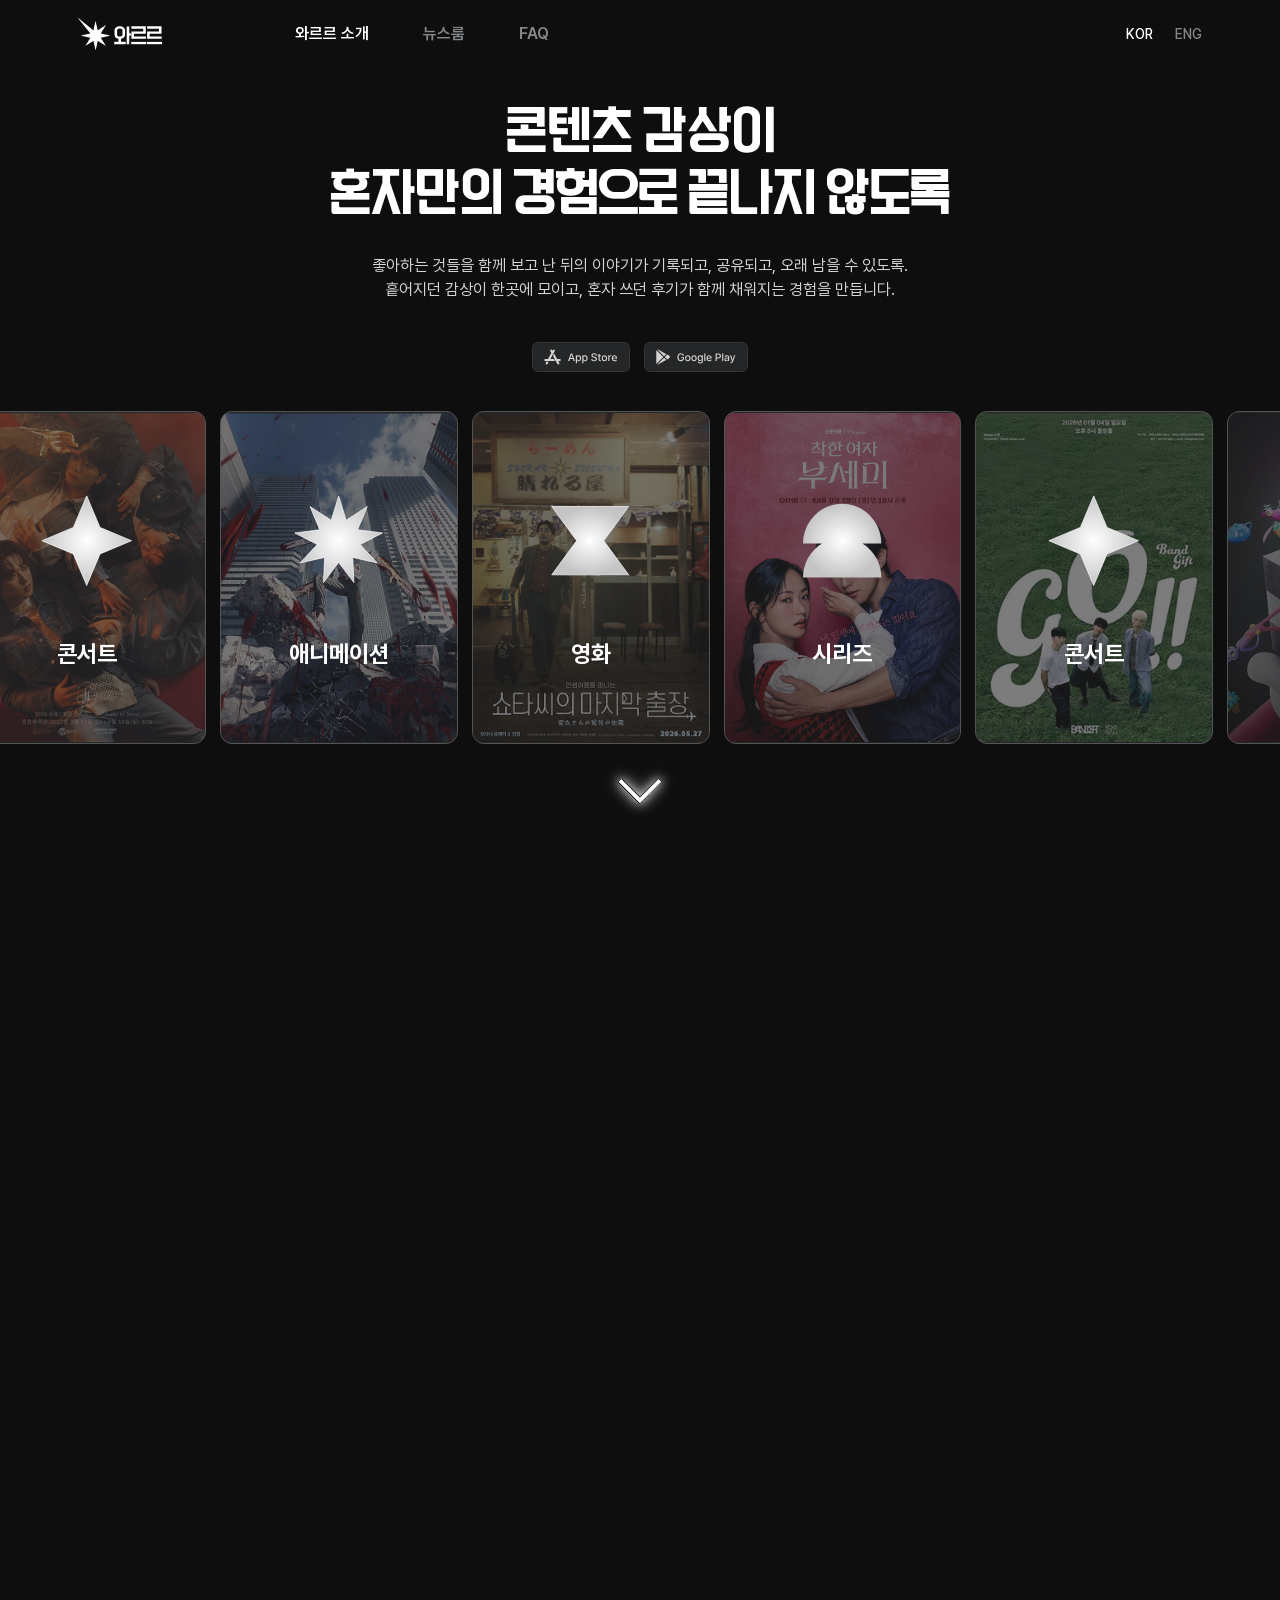
<file: index.html>
<!DOCTYPE html>
<html lang="ko">

<head>
  <meta charset="UTF-8">
  <meta name="viewport" content="width=device-width, initial-scale=1.0">
  <script>
    // 359px 이하 기기: 뷰포트를 360px로 고정 + 스냅 비활성화 클래스 추가
    // window.innerWidth는 viewport 고정 후 360으로 보고되므로 screen.width로 판정
    if (screen.width < 360) {
      document.documentElement.classList.add('viewport-xs');
      document.querySelector('meta[name="viewport"]').content = 'width=360, initial-scale=1.0';
    }
  </script>
  <title>Waruru - 와르르</title>
  <meta name="description" content="와르르(Waruru) 공식 랜딩 페이지입니다. 와르르 소개, 뉴스룸 및 Q&A를 만나보세요.">
  <meta name="keywords" content="Waruru, 와르르, 랜딩페이지">
  <!-- Stylesheets -->
  <link rel="stylesheet" href="styles/color_styles.css">
  <link rel="stylesheet" href="styles/fonts.css">
  <link rel="stylesheet" href="styles/text_styles.css">
  <link rel="stylesheet" href="styles/media_styles.css">
  <link rel="stylesheet" href="style.css">
  <link rel="stylesheet" href="styles/gnb.css">
  <!-- Section Stylesheets -->
  <link rel="stylesheet" href="styles/sections/sec1_hero.css">
  <link rel="stylesheet" href="styles/sections/sec2_cards.css">
  <link rel="stylesheet" href="styles/sections/sec3_archive.css">
  <link rel="stylesheet" href="styles/sections/sec4_genre.css">
  <link rel="stylesheet" href="styles/sections/sec5_writing.css">
  <link rel="stylesheet" href="styles/sections/sec6_mockup.css">
  <link rel="stylesheet" href="styles/sections/sec7_reviews.css">
  <link rel="stylesheet" href="styles/sections/sec8_newsroom.css">
  <link rel="stylesheet" href="styles/sections/sec9_faq.css">
</head>

<body>

  <!-- Global Navigation Bar (GNB) -->
  <header class="gnb">
    <div class="container gnb-container">

      <a href="/" class="gnb-logo" id="gnbLogo">
        <img src="assets/svg/logo_kr.svg" alt="와르르" />
      </a>

      <div class="gnb-inner" id="gnbInner">
        <nav class="gnb-nav" id="gnbNav">
          <a href="#about" class="nav-item active">와르르 소개</a>
          <a href="#newsroom" class="nav-item">뉴스룸</a>
          <a href="#qa" class="nav-item">FAQ</a>
        </nav>
        <div class="lang-selector" id="langSelector">
          <button class="lang-btn active" data-lang="kor">KOR</button>
          <button class="lang-btn" data-lang="eng">ENG</button>
        </div>
      </div>

      <button class="mobile-menu-toggle" id="menuToggle" aria-label="메뉴 열기">
        <span class="burger-bar"></span>
        <span class="burger-bar"></span>
        <span class="burger-bar"></span>
      </button>

    </div>
  </header>

  <!-- Mobile Drawer Overlay Menu -->
  <div class="gnb-backdrop" id="gnbBackdrop"></div>
  <div class="gnb-mobile-overlay" id="mobileOverlay">
    <a href="#about" class="mobile-nav-item">와르르 소개</a>
    <a href="#newsroom" class="mobile-nav-item">뉴스룸</a>
    <a href="#qa" class="mobile-nav-item">FAQ</a>
    <div class="mobile-lang-selector">
      <button class="lang-btn active" data-lang="kor">KOR</button>
      <button class="lang-btn" data-lang="eng">ENG</button>
    </div>
  </div>

  <!-- ============================================================
       Main Content (Figma design structure)
       ============================================================ -->
  <div class="desktop">

    <!-- Section 1: Hero -->
    <div class="container" id="about" data-section>
      <div class="text">
        <p class="p">콘텐츠 감상이<br />혼자만의 경험으로 끝나지 않도록</p>
        <p class="text-wrapper-4 sec1-desc-desktop">좋아하는 것들을 함께 보고 난 뒤의 이야기가 기록되고, 공유되고, 오래 남을 수 있도록.<br />흩어지던 감상이 한곳에
          모이고, 혼자 쓰던 후기가 함께 채워지는 경험을 만듭니다.</p>
        <p class="text-wrapper-4 sec1-desc-mobile">흩어지던 감상과 후기를 친구들과 함께 기록하고 공유해요.<br />함께 본 순간을 더 오래 남는 추억으로 만들어가요.</p>
      </div>
      <div class="icons">
        <div class="vector-wrapper"><img class="vector" src="assets/svg/icon_appStore.svg" alt="App Store" /></div>
        <div class="vector-wrapper"><img class="vector-2" src="assets/svg/icon_googlePlay.svg" alt="Google Play" />
        </div>
      </div>
      <div class="card-list">
        <div class="card-track">
          <div class="card"><img class="card-img" src="assets/Img/posterC_1.png" alt="콘서트 1" />
            <div class="card-overlay"></div>
            <div class="card-content"><img class="card-overlay-icon" src="assets/svg/Concerts_s.svg" alt="" /><span
                class="card-overlay-label">콘서트</span></div>
          </div>
          <div class="card"><img class="card-img" src="assets/Img/posterA_1.png" alt="애니메이션 1" />
            <div class="card-overlay"></div>
            <div class="card-content"><img class="card-overlay-icon" src="assets/svg/Anime_s.svg" alt="" /><span
                class="card-overlay-label">애니메이션</span></div>
          </div>
          <div class="card"><img class="card-img" src="assets/Img/posterM_1.png" alt="영화 1" />
            <div class="card-overlay"></div>
            <div class="card-content"><img class="card-overlay-icon" src="assets/svg/Movies_s.svg" alt="" /><span
                class="card-overlay-label">영화</span></div>
          </div>
          <div class="card"><img class="card-img" src="assets/Img/posterS_1.png" alt="시리즈 1" />
            <div class="card-overlay"></div>
            <div class="card-content"><img class="card-overlay-icon" src="assets/svg/Series_s.svg" alt="" /><span
                class="card-overlay-label">시리즈</span></div>
          </div>
          <div class="card"><img class="card-img" src="assets/Img/posterC_2.png" alt="콘서트 2" />
            <div class="card-overlay"></div>
            <div class="card-content"><img class="card-overlay-icon" src="assets/svg/Concerts_s.svg" alt="" /><span
                class="card-overlay-label">콘서트</span></div>
          </div>
          <div class="card"><img class="card-img" src="assets/Img/posterA_2.png" alt="애니메이션 2" />
            <div class="card-overlay"></div>
            <div class="card-content"><img class="card-overlay-icon" src="assets/svg/Anime_s.svg" alt="" /><span
                class="card-overlay-label">애니메이션</span></div>
          </div>
          <div class="card"><img class="card-img" src="assets/Img/posterM_2.png" alt="영화 2" />
            <div class="card-overlay"></div>
            <div class="card-content"><img class="card-overlay-icon" src="assets/svg/Movies_s.svg" alt="" /><span
                class="card-overlay-label">영화</span></div>
          </div>
          <div class="card"><img class="card-img" src="assets/Img/posterS_2.png" alt="시리즈 2" />
            <div class="card-overlay"></div>
            <div class="card-content"><img class="card-overlay-icon" src="assets/svg/Series_s.svg" alt="" /><span
                class="card-overlay-label">시리즈</span></div>
          </div>
          <div class="card"><img class="card-img" src="assets/Img/posterC_3.png" alt="콘서트 3" />
            <div class="card-overlay"></div>
            <div class="card-content"><img class="card-overlay-icon" src="assets/svg/Concerts_s.svg" alt="" /><span
                class="card-overlay-label">콘서트</span></div>
          </div>
          <div class="card"><img class="card-img" src="assets/Img/posterA_3.png" alt="애니메이션 3" />
            <div class="card-overlay"></div>
            <div class="card-content"><img class="card-overlay-icon" src="assets/svg/Anime_s.svg" alt="" /><span
                class="card-overlay-label">애니메이션</span></div>
          </div>
          <div class="card"><img class="card-img" src="assets/Img/posterM_3.png" alt="영화 3" />
            <div class="card-overlay"></div>
            <div class="card-content"><img class="card-overlay-icon" src="assets/svg/Movies_s.svg" alt="" /><span
                class="card-overlay-label">영화</span></div>
          </div>
          <div class="card"><img class="card-img" src="assets/Img/posterS_3.png" alt="시리즈 3" />
            <div class="card-overlay"></div>
            <div class="card-content"><img class="card-overlay-icon" src="assets/svg/Series_s.svg" alt="" /><span
                class="card-overlay-label">시리즈</span></div>
          </div>
          <!-- 무한 루프를 위한 복제본 -->
          <div class="card" aria-hidden="true"><img class="card-img" src="assets/Img/posterC_1.png" alt="" />
            <div class="card-overlay"></div>
            <div class="card-content"><img class="card-overlay-icon" src="assets/svg/Concerts_s.svg" alt="" /><span
                class="card-overlay-label">콘서트</span></div>
          </div>
          <div class="card" aria-hidden="true"><img class="card-img" src="assets/Img/posterA_1.png" alt="" />
            <div class="card-overlay"></div>
            <div class="card-content"><img class="card-overlay-icon" src="assets/svg/Anime_s.svg" alt="" /><span
                class="card-overlay-label">애니메이션</span></div>
          </div>
          <div class="card" aria-hidden="true"><img class="card-img" src="assets/Img/posterM_1.png" alt="" />
            <div class="card-overlay"></div>
            <div class="card-content"><img class="card-overlay-icon" src="assets/svg/Movies_s.svg" alt="" /><span
                class="card-overlay-label">영화</span></div>
          </div>
          <div class="card" aria-hidden="true"><img class="card-img" src="assets/Img/posterS_1.png" alt="" />
            <div class="card-overlay"></div>
            <div class="card-content"><img class="card-overlay-icon" src="assets/svg/Series_s.svg" alt="" /><span
                class="card-overlay-label">시리즈</span></div>
          </div>
          <div class="card" aria-hidden="true"><img class="card-img" src="assets/Img/posterC_2.png" alt="" />
            <div class="card-overlay"></div>
            <div class="card-content"><img class="card-overlay-icon" src="assets/svg/Concerts_s.svg" alt="" /><span
                class="card-overlay-label">콘서트</span></div>
          </div>
          <div class="card" aria-hidden="true"><img class="card-img" src="assets/Img/posterA_2.png" alt="" />
            <div class="card-overlay"></div>
            <div class="card-content"><img class="card-overlay-icon" src="assets/svg/Anime_s.svg" alt="" /><span
                class="card-overlay-label">애니메이션</span></div>
          </div>
          <div class="card" aria-hidden="true"><img class="card-img" src="assets/Img/posterM_2.png" alt="" />
            <div class="card-overlay"></div>
            <div class="card-content"><img class="card-overlay-icon" src="assets/svg/Movies_s.svg" alt="" /><span
                class="card-overlay-label">영화</span></div>
          </div>
          <div class="card" aria-hidden="true"><img class="card-img" src="assets/Img/posterS_2.png" alt="" />
            <div class="card-overlay"></div>
            <div class="card-content"><img class="card-overlay-icon" src="assets/svg/Series_s.svg" alt="" /><span
                class="card-overlay-label">시리즈</span></div>
          </div>
          <div class="card" aria-hidden="true"><img class="card-img" src="assets/Img/posterC_3.png" alt="" />
            <div class="card-overlay"></div>
            <div class="card-content"><img class="card-overlay-icon" src="assets/svg/Concerts_s.svg" alt="" /><span
                class="card-overlay-label">콘서트</span></div>
          </div>
          <div class="card" aria-hidden="true"><img class="card-img" src="assets/Img/posterA_3.png" alt="" />
            <div class="card-overlay"></div>
            <div class="card-content"><img class="card-overlay-icon" src="assets/svg/Anime_s.svg" alt="" /><span
                class="card-overlay-label">애니메이션</span></div>
          </div>
          <div class="card" aria-hidden="true"><img class="card-img" src="assets/Img/posterM_3.png" alt="" />
            <div class="card-overlay"></div>
            <div class="card-content"><img class="card-overlay-icon" src="assets/svg/Movies_s.svg" alt="" /><span
                class="card-overlay-label">영화</span></div>
          </div>
          <div class="card" aria-hidden="true"><img class="card-img" src="assets/Img/posterS_3.png" alt="" />
            <div class="card-overlay"></div>
            <div class="card-content"><img class="card-overlay-icon" src="assets/svg/Series_s.svg" alt="" /><span
                class="card-overlay-label">시리즈</span></div>
          </div>
        </div>
      </div>
      <div class="sec1-arrow">
        <img src="assets/svg/arrow_down_main.svg" alt="아래로" />
      </div>
    </div>

    <!-- Section 2: 이런 경험 -->
    <div class="container-2" id="experience" data-section>
      <div class="image-area">
        <div class="cardtextfield">
          <p class="text-wrapper-9">관람이 끝나는 순간이 아니라, 감상을 나누는 시간까지하나의 콘텐츠 경험이라고 생각해요.</p>
        </div>
        <div class="cardtextfield-2">
          <p class="text-wrapper-9">공연 끝나고는 진짜 할 말이 많은데, 며칠만 지나도 어떤 장면이 좋았는지 잘 기억이 안 나요.</p>
        </div>
        <div class="cardtextfield-3">
          <p class="text-wrapper-9">같이 본 친구들의 후기를 한곳에서 모아보면 <br />그날의 기억이 더 오래 남을 것 같아요.</p>
        </div>
        <div class="cardtextfield-4">
          <p class="text-wrapper-9">후기를 남기고 싶긴 한데 <br />막상 쓰려고 하면 뭘 써야 할지 모르겠어요.</p>
        </div>
        <div class="cardtextfield-5">
          <p class="text-wrapper-9">친구들이랑 감상 얘기를 엄청 나누는데 <br />단톡방에 묻혀서 나중에는 다시 찾기가 힘들어요.</p>
        </div>
        <div class="cardtextfield-6">
          <p class="text-wrapper-9">같은 작품을 봐도 사람마다 해석이 달라서 재밌는데, <br />다른 사람들은 어떻게 봤는지 궁금해요.</p>
        </div>
      </div>
      <div class="text-area">
        <p class="text-wrapper-10">이런 경험, 한 번쯤 있지 않나요?</p>
        <p class="text-wrapper-11 sec2-desc-desktop">공연을 보고 나왔을 때는 분명 할 말이 많았는데, 며칠만 지나도 어떤 장면이 좋았는지 기억이 흐려져요.<br />친구들과
          감상을 나누며 즐거운 시간을 보냈지만, 대화는 단톡방 속으로 사라지고 추억도 점점 희미해져요.</p>
        <p class="text-wrapper-11 sec2-desc-mobile">콘텐츠를 보고, 친구들과 감상을 나누며 즐거운 시간을 보냈지만<br />대화는 단톡방 속으로 사라지고 추억도 점점
          희미해져요.</p>
      </div>
    </div>

    <!-- Section 3: 기록 공간 -->
    <div class="frame-2" id="archive" data-section>
      <div class="section3-content">
        <p class="text-wrapper-12">흩어지는 감상과 추억을 한곳에 모아<br />오래도록 꺼내볼 수 있는 기록 공간을 소개합니다.</p>
        <div class="app-icon-wrapper">
          <img class="app-icon" src="assets/Img/app_icon.png" alt="와르르 앱 아이콘" />
        </div>
        <div class="group">
          <img class="star-3" src="assets/svg/logo_kr_T.svg" />
        </div>
      </div>
    </div>

    <!-- Section 4: 콘텐츠별로 기록 -->
    <div class="frame-3" id="genre" data-section>
      <div class="text-area-2">
        <div class="text-wrapper-13">콘텐츠별로, 더 알맞게 기록하세요</div>
        <p class="div-2">
          <span class="span">콘서트, 애니메이션, 영화, 시리즈</span><span class="text-wrapper-14">까지.</span>
          <br class="br-sec4-default">
          <span class="text-wrapper-14">콘텐츠의 특성에 맞는 공간에서 </span>
          <br class="br-sec4-small">
          <span class="text-wrapper-14">우리의 감상을 더욱 자연스럽게 기록할 수 있어요.</span>
        </p>
      </div>
      <div class="content-2">
        <div class="chips" id="genreChips">
          <div class="chip" data-selected-icon="assets/svg/Concert_Selected.svg"
            data-disabled-icon="assets/svg/Concert_Disabled.svg" data-list="cardList-concert">
            <img class="chip-icon" src="assets/svg/Concert_Selected.svg" />
            <div class="text-wrapper-15">콘서트</div>
          </div>
          <div class="chip-2" data-selected-icon="assets/svg/Animation_Selected.svg"
            data-disabled-icon="assets/svg/Animation_Disabled.svg" data-list="cardList-animation">
            <img class="chip-icon" src="assets/svg/Animation_Disabled.svg" />
            <div class="text-wrapper-16">애니메이션</div>
          </div>
          <div class="chip-2" data-selected-icon="assets/svg/Movie_Selected.svg"
            data-disabled-icon="assets/svg/Movie_Disabled.svg" data-list="cardList-movie">
            <img class="chip-icon" src="assets/svg/Movie_Disabled.svg" />
            <div class="text-wrapper-16">영화</div>
          </div>
          <div class="chip-2" data-selected-icon="assets/svg/Series_Selected.svg"
            data-disabled-icon="assets/svg/Series_Disabled.svg" data-list="cardList-series">
            <img class="chip-icon" src="assets/svg/Series_Disabled.svg" />
            <div class="text-wrapper-16">시리즈</div>
          </div>
        </div>

        <!-- 콘서트 -->
        <div class="card-list-2" id="cardList-concert">
          <div class="card-thumbnail">
            <img class="image-3" src="assets/Img/C_thumbnail_1.png" />
            <div class="text-area-3">
              <div class="text-wrapper-17" data-ko="DMZ 피스트레인 뮤직 페스티벌 2026" data-en="DMZ PEACE TRAIN MUSIC FESTIVAL 2026">DMZ 피스트레인 뮤직 페스티벌 2026</div>
              <div class="text-wrapper-18">콘서트</div>
            </div>
          </div>
          <div class="card-thumbnail">
            <img class="image-3" src="assets/Img/C_thumbnail_2.png" />
            <div class="text-area-3">
              <div class="text-wrapper-17" data-ko="PEAK FESTIVAL 2026" data-en="PEAK FESTIVAL 2026">PEAK FESTIVAL 2026</div>
              <div class="text-wrapper-18">콘서트</div>
            </div>
          </div>
          <div class="card-thumbnail">
            <img class="image-3" src="assets/Img/C_thumbnail_3.png" />
            <div class="text-area-3">
              <div class="text-wrapper-17" data-ko="2026 HA HYUN SANG Archive Live 〈New Boat〉" data-en="2026 HA HYUN SANG Archive Live 〈New Boat〉">2026 HA HYUN SANG Archive Live 〈New Boat〉</div>
              <div class="text-wrapper-18">콘서트</div>
            </div>
          </div>
          <div class="card-thumbnail">
            <img class="image-3" src="assets/Img/C_thumbnail_4.png" />
            <div class="text-area-3">
              <div class="text-wrapper-17" data-ko="먼데이프로젝트 시즌9 [KYSB 단독 콘서트 'Our Youth']" data-en="MONDAY PROJECT Season 9 [KYSB Concert 'Our Youth']">먼데이프로젝트 시즌9 [KYSB 단독 콘서트 'Our Youth']</div>
              <div class="text-wrapper-18">콘서트</div>
            </div>
          </div>
          <div class="card-thumbnail">
            <img class="image-3" src="assets/Img/C_thumbnail_5.png" />
            <div class="text-area-3">
              <div class="text-wrapper-17" data-ko="2026 CREZL FAN CONCERT 〈CREZ:LAND〉" data-en="2026 CREZL FAN CONCERT 〈CREZ:LAND〉">2026 CREZL FAN CONCERT 〈CREZ:LAND〉</div>
              <div class="text-wrapper-18">콘서트</div>
            </div>
          </div>
        </div>

        <!-- 애니메이션 -->
        <div class="card-list-2" id="cardList-animation" style="display:none">
          <div class="card-thumbnail">
            <img class="image-3" src="assets/Img/A_thumbnail_1.png" />
            <div class="text-area-3">
              <div class="text-wrapper-17" data-ko="문호 스트레이독스 4기" data-en="Bungo Stray Dogs Season 4">문호 스트레이독스 4기</div>
              <div class="text-wrapper-18">애니메이션</div>
            </div>
          </div>
          <div class="card-thumbnail">
            <img class="image-3" src="assets/Img/A_thumbnail_2.png" />
            <div class="text-area-3">
              <div class="text-wrapper-17" data-ko="은밀한 회사원" data-en="Inside Job">은밀한 회사원</div>
              <div class="text-wrapper-18">애니메이션</div>
            </div>
          </div>
          <div class="card-thumbnail">
            <img class="image-3" src="assets/Img/A_thumbnail_3.png" />
            <div class="text-area-3">
              <div class="text-wrapper-17" data-ko="시원찮은 그녀를 위한 육성방법 1기" data-en="Saekano: How to Raise a Boring Girlfriend">시원찮은 그녀를 위한 육성방법 1기</div>
              <div class="text-wrapper-18">애니메이션</div>
            </div>
          </div>
          <div class="card-thumbnail">
            <img class="image-3" src="assets/Img/A_thumbnail_4.png" />
            <div class="text-area-3">
              <div class="text-wrapper-17" data-ko="비스타즈 파트 1" data-en="BEASTARS Part 1">비스타즈 파트 1</div>
              <div class="text-wrapper-18">애니메이션</div>
            </div>
          </div>
          <div class="card-thumbnail">
            <img class="image-3" src="assets/Img/A_thumbnail_5.png" />
            <div class="text-area-3">
              <div class="text-wrapper-17" data-ko="식극의 소마 5기" data-en="Food Wars! Shokugeki no Soma: The Fifth Plate">식극의 소마 5기</div>
              <div class="text-wrapper-18">애니메이션</div>
            </div>
          </div>
        </div>

        <!-- 영화 -->
        <div class="card-list-2" id="cardList-movie" style="display:none">
          <div class="card-thumbnail">
            <img class="image-3" src="assets/Img/M_thumbnail_1.png" />
            <div class="text-area-3">
              <div class="text-wrapper-17" data-ko="파묘" data-en="Exhuma">파묘</div>
              <div class="text-wrapper-18">영화</div>
            </div>
          </div>
          <div class="card-thumbnail">
            <img class="image-3" src="assets/Img/M_thumbnail_2.png" />
            <div class="text-area-3">
              <div class="text-wrapper-17" data-ko="부산행" data-en="Train to Busan">부산행</div>
              <div class="text-wrapper-18">영화</div>
            </div>
          </div>
          <div class="card-thumbnail">
            <img class="image-3" src="assets/Img/M_thumbnail_3.png" />
            <div class="text-area-3">
              <div class="text-wrapper-17" data-ko="신과함께 : 죄와 벌" data-en="Along With the Gods: The Two Worlds">신과함께 : 죄와 벌</div>
              <div class="text-wrapper-18">영화</div>
            </div>
          </div>
          <div class="card-thumbnail">
            <img class="image-3" src="assets/Img/M_thumbnail_4.png" />
            <div class="text-area-3">
              <div class="text-wrapper-17" data-ko="인터스텔라" data-en="Interstellar">인터스텔라</div>
              <div class="text-wrapper-18">영화</div>
            </div>
          </div>
          <div class="card-thumbnail">
            <img class="image-3" src="assets/Img/M_thumbnail_5.png" />
            <div class="text-area-3">
              <div class="text-wrapper-17" data-ko="나우 유 씨 미: 마술사기단" data-en="Now You See Me">나우 유 씨 미: 마술사기단</div>
              <div class="text-wrapper-18">영화</div>
            </div>
          </div>
        </div>

        <!-- 시리즈 -->
        <div class="card-list-2" id="cardList-series" style="display:none">
          <div class="card-thumbnail">
            <img class="image-3" src="assets/Img/S_thumbnail_1.png" />
            <div class="text-area-3">
              <div class="text-wrapper-17" data-ko="유미의 세포들" data-en="Yumi's Cells">유미의 세포들</div>
              <div class="text-wrapper-18">시리즈</div>
            </div>
          </div>
          <div class="card-thumbnail">
            <img class="image-3" src="assets/Img/S_thumbnail_2.png" />
            <div class="text-area-3">
              <div class="text-wrapper-17" data-ko="닥터 차정숙" data-en="Doctor Cha">닥터 차정숙</div>
              <div class="text-wrapper-18">시리즈</div>
            </div>
          </div>
          <div class="card-thumbnail">
            <img class="image-3" src="assets/Img/S_thumbnail_3.png" />
            <div class="text-area-3">
              <div class="text-wrapper-17" data-ko="으라차차 내인생" data-en="Oh, my life">으라차차 내인생</div>
              <div class="text-wrapper-18">시리즈</div>
            </div>
          </div>
          <div class="card-thumbnail">
            <img class="image-3" src="assets/Img/S_thumbnail_4.png" />
            <div class="text-area-3">
              <div class="text-wrapper-17" data-ko="솔로지옥4" data-en="Single's Inferno Season 4">솔로지옥4</div>
              <div class="text-wrapper-18">시리즈</div>
            </div>
          </div>
          <div class="card-thumbnail">
            <img class="image-3" src="assets/Img/S_thumbnail_5.png" />
            <div class="text-area-3">
              <div class="text-wrapper-17" data-ko="펫키지: 개취존중 여행배틀" data-en="Pet-kage: Dog's Preference Travel Battle">펫키지: 개취존중 여행배틀</div>
              <div class="text-wrapper-18">시리즈</div>
            </div>
          </div>
        </div>
      </div>
    </div>

    <!-- Section 5: 함께 본 순간 -->
    <div class="frame-3" data-section>
      <div class="text-area-4">
        <p class="text-wrapper-13">함께 본 순간을 함께 남겨보세요</p>
        <p class="div-2 sec5-desc-desktop">
          <span class="text-wrapper-20">초대장</span><span class="text-wrapper-21">을 주고받아 친구와 </span><span
            class="text-wrapper-20">같은 기록장을 공유</span><span class="text-wrapper-21">하고, 하나의 작품을 각자의 시선으로 기록할 수
            있어요.</span><br>
          <span class="text-wrapper-21">서로의 감상을 읽고 이야기를 이어가며 함께했던 순간을 더욱 풍성한 추억으로 남겨보세요.</span>
        </p>
        <p class="div-2 sec5-desc-mobile"><span class="text-wrapper-20">초대장</span>을 주고받아 친구와 <span
            class="text-wrapper-20">같은 기록장을 공유</span>하고,<br class="br-sec5-small"> 하나의 작품을 각자의 시선으로 기록할 수 있어요.</p>
      </div>
      <div class="group-2">
        <div class="frame-6">
          <div class="card-flip" id="sec5Card">
            <div class="card-flip-inner">
              <div class="card-flip-front">
                <img class="poster-kr" src="assets/svg/poster_kr_1.svg" alt="와르르 포스터 앞면" />
              </div>
              <div class="card-flip-back">
                <img class="poster-kr" src="assets/svg/poster_kr_2.svg" alt="와르르 포스터 뒷면" />
              </div>
            </div>
          </div>
        </div>
        <img class="tooltip-kr tooltip-kr--desktop" src="assets/svg/tooltip_kr_1.svg" alt="말풍선" />
        <img class="tooltip-kr tooltip-kr--mobile" src="assets/svg/tooltip_kr_2.svg" alt="말풍선" />
      </div>
    </div>

    <!-- Section 6: 감상을 떠올리는 작은 단서들 -->
    <div class="frame-3" id="writing-kit" data-section>
      <div class="text-area-5">
        <div class="text-wrapper-29">감상을 떠올리는 작은 단서들</div>
        <p class="OST sec6-desc-desktop">
          <span class="text-wrapper-30">명대사, OST, 장르별 질문 등을 제공하는 </span><span class="text-wrapper-31">작성 키트</span><span
            class="text-wrapper-30">가 작품 속 기억을 자연스럽게 떠올릴 수 있도록 도와줘요.<br>감상이 막히는 순간에도 생각의 흐름을 이어가며 더 풍부한 후기를 작성할 수
            있어요.</span>
        </p>
        <p class="OST sec6-desc-mobile"><span class="text-wrapper-30">명대사, OST, 장르별 질문 등을 제공하는 </span><span
            class="text-wrapper-31">작성 키트로</span><br>더 풍부한 후기를 작성할 수 있어요.</p>
        </p>
      </div>
      <div class="sec6-scene">
        <img class="sec6-list-m sec6-list-m-1" src="assets/svg/List_M_1.svg" alt="" />
        <img class="sec6-list-m sec6-list-m-2" src="assets/svg/List_M_2.svg" alt="" />
        <img class="sec6-list-m sec6-list-m-3" src="assets/svg/List_M_3.svg" alt="" />
        <img class="sec6-mockup sec6-mockup-1" src="assets/Img/Mockup_1.png" alt="작성 키트 - 명대사" />
        <img class="sec6-mockup sec6-mockup-2" src="assets/Img/Mockup_2.png" alt="작성 키트 - 셀리스트" />
        <img class="sec6-row sec6-row-1" src="assets/svg/list_row_1.svg" alt="" />
        <img class="sec6-row sec6-row-2" src="assets/svg/list_row_2.svg" alt="" />
        <img class="sec6-row sec6-row-3" src="assets/svg/list_row_3.svg" alt="" />
      </div>
    </div>

    <!-- Section 7: 각자의 후기가 모여 -->
    <div class="frame-3" data-section>
      <div class="text-area-7">
        <p class="text-wrapper-36">각자의 후기가 모여<br>더욱 풍성한 이야기가 돼요</p>
      </div>

      <!-- Phone mockup scene -->
      <div class="sec7-scene">
        <!-- Sparkle decorations -->
        <img class="sec7-sparkle sec7-sparkle-1" src="assets/svg/Star.svg" alt="" aria-hidden="true" />
        <img class="sec7-sparkle sec7-sparkle-2" src="assets/svg/Star.svg" alt="" aria-hidden="true" />
        <img class="sec7-sparkle sec7-sparkle-3" src="assets/svg/Star.svg" alt="" aria-hidden="true" />
        <img class="sec7-sparkle sec7-sparkle-4" src="assets/svg/Star.svg" alt="" aria-hidden="true" />
        <!-- Phone -->
        <div class="sec7-phone-container">
          <div class="sec7-phone-outer">
            <div class="sec7-side-btn sec7-vol"></div>
            <div class="sec7-side-btn sec7-pwr"></div>
            <div class="sec7-screen">
              <div class="sec7-scroll-area" id="sec7ScrollArea">
                <img class="sec7-mockup-img" src="assets/Img/Mockup_in.png" alt="앱 화면 목업" />
              </div>
            </div>
          </div>
        </div>
        <!-- Scroll hint -->
        <div class="sec7-scroll-hint">
          <img class="sec7-tooltip" src="assets/svg/tooltip_kr_7.svg" alt="위아래로 스크롤해보세요" />
        </div>
      </div>
    </div>

    <!-- Section 8: 뉴스룸 -->
    <div class="frame-14" id="newsroom" data-section>
      <div class="text-wrapper-13">뉴스룸</div>
      <div class="frame-15">
        <div class="frame-16">
          <a href="newsroom_detail.html?id=1" class="list">
            <img class="newsroom-thumb" src="assets/Img/Newsroom_Img_1.png" alt="뉴스룸 이미지 1" />
            <div class="frame-17">
              <p class="text-wrapper-37">와르르 1주년, 누적 후기 10만 건 달성</p>
              <div class="text-wrapper-38">2027. 07. 30.</div>
            </div>
          </a>
          <a href="newsroom_detail.html?id=2" class="list">
            <img class="newsroom-thumb" src="assets/Img/Newsroom_Img_2.png" alt="뉴스룸 이미지 2" />
            <div class="frame-17">
              <p class="text-wrapper-37">와르르 앱, 플레이스토어 '이주의 신규 추천' 선정</p>
              <div class="text-wrapper-38">2027. 07. 19.</div>
            </div>
          </a>
          <a href="newsroom_detail.html?id=3" class="list">
            <img class="newsroom-thumb" src="assets/Img/Newsroom_Img_3.png" alt="뉴스룸 이미지 3" />
            <div class="frame-17">
              <p class="text-wrapper-37">와르르, 정식 출시 — 콘텐츠 감상을 함께 기록하는 첫 서비스</p>
              <div class="text-wrapper-38">2027. 03. 21.</div>
            </div>
          </a>
          <a href="newsroom_detail.html?id=4" class="list list--mobile-only">
            <img class="newsroom-thumb" src="assets/Img/Newsroom_Img_4.png" alt="뉴스룸 이미지 4" />
            <div class="frame-17">
              <p class="text-wrapper-37">와르르 베타테스트 참여자 1,000명 돌파</p>
              <div class="text-wrapper-38">2026. 12. 05.</div>
            </div>
          </a>
        </div>
        <div class="pagenation-wrapper">
          <div class="pagenation">
            <img class="icon-arrow icon-arrow-l" src="assets/svg/icon_arrow_l.svg" />
            <div class="frame-18">
              <button class="button">
                <div class="text-wrapper-39">1</div>
              </button>
              <button class="button">
                <div class="text-wrapper-40">2</div>
              </button>
              <button class="button">
                <div class="text-wrapper-40">3</div>
              </button>
              <button class="button">
                <div class="text-wrapper-40">4</div>
              </button>
              <button class="button">
                <div class="text-wrapper-40">5</div>
              </button>
            </div>
            <img class="icon-arrow icon-arrow-r" src="assets/svg/icon_arrow_r.svg" />
          </div>
        </div>
      </div>
    </div>

    <!-- Section 9: Q&A -->
    <div class="frame-19" id="qa" data-section>
      <div class="text-wrapper-13">FAQ</div>
      <div class="frame-20">
        <div class="frame-20" id="qaList">
          <div class="frame-21 qa-item">
            <div class="frame-22 qa-trigger">
              <div class="frame-23">
                <img class="q" src="assets/svg/Q.svg" />
                <p class="text-wrapper-41">와르르는 어떤 서비스인가요?</p>
              </div>
              <img class="qa-arrow" src="assets/svg/arrow_down.svg" />
            </div>
            <div class="frame-25 qa-answer">
              <p class="text-wrapper-43 qa-text-desktop">와르르는 영화, 드라마, 애니메이션, 콘서트 등 콘텐츠를 본 감상을 혼자가 아니라 함께 기록하는 서비스예요. 같은
                작품을 본 사람들과 후기를 나누며 감상을 더 오래 기억하고, 다른 사람의 시선도 발견해보세요.</p>
              <p class="text-wrapper-43 qa-text-mobile">영화, 드라마, 애니메이션, 콘서트 감상을 친구들과 함께 기록하고 나누는 서비스예요.</p>
            </div>
          </div>
          <div class="frame-21 qa-item">
            <div class="frame-22 qa-trigger">
              <div class="frame-23">
                <img class="q" src="assets/svg/Q.svg" />
                <p class="text-wrapper-41">어떤 콘텐츠에 대해 후기를 남길 수 있나요?</p>
              </div>
              <img class="qa-arrow" src="assets/svg/arrow_down.svg" />
            </div>
            <div class="frame-25 qa-answer">
              <p class="text-wrapper-43 qa-text-desktop">영화, 드라마, 애니메이션, 콘서트까지 총 4가지 카테고리의 콘텐츠에 대해 후기를 남길 수 있어요. 작품을
                검색해서 바로 후기를 작성할 수 있고, 아직 등록되지 않은 작품은 직접 추가할 수도 있습니다. 추후 더 다양한 콘텐츠 카테고리도 추가할 예정이에요.</p>
              <p class="text-wrapper-43 qa-text-mobile">영화, 드라마, 애니메이션, 콘서트 총 4가지 카테고리를 지원해요. 등록되지 않은 작품은 직접 추가할 수 있어요.
              </p>
            </div>
          </div>
          <div class="frame-21 qa-item">
            <div class="frame-22 qa-trigger">
              <div class="frame-23">
                <img class="q" src="assets/svg/Q.svg" />
                <p class="text-wrapper-41">작성한 후기는 다른 사람에게 공개되나요?</p>
              </div>
              <img class="qa-arrow" src="assets/svg/arrow_down.svg" />
            </div>
            <div class="frame-25 qa-answer">
              <p class="text-wrapper-43 qa-text-desktop">후기마다 공개 범위를 직접 설정할 수 있어요. 나만 보기, 팔로워에게만 공개, 전체 공개 중 원하는 방식을 선택할
                수 있고, 작성 후에도 언제든지 공개 범위를 바꿀 수 있습니다. 다른 사람과 나누고 싶은 기록만 골라서 공유해보세요.</p>
              <p class="text-wrapper-43 qa-text-mobile">나만 보기, 팔로워 공개, 전체 공개 중 선택할 수 있고 언제든 변경 가능해요.</p>
            </div>
          </div>
          <div class="frame-21 qa-item">
            <div class="frame-22 qa-trigger">
              <div class="frame-23">
                <img class="q" src="assets/svg/Q.svg" />
                <p class="text-wrapper-41">친구를 초대해서 함께 후기를 쓸 수 있나요?</p>
              </div>
              <img class="qa-arrow" src="assets/svg/arrow_down.svg" />
            </div>
            <div class="frame-25 qa-answer">
              <p class="text-wrapper-43 qa-text-desktop">네, 친구를 초대해 같은 콘텐츠에 대한 후기를 함께 작성할 수 있어요. 각자의 감상을 한 공간에 나란히
                기록하면서, 같은 작품을 보고도 서로 다르게 느낀 지점들을 비교하고 이야기 나눌 수 있습니다.</p>
              <p class="text-wrapper-43 qa-text-mobile">네, 친구를 초대해 같은 콘텐츠 후기를 한 공간에 함께 기록할 수 있어요.</p>
            </div>
          </div>
          <div class="frame-21 qa-item">
            <div class="frame-22 qa-trigger">
              <div class="frame-23">
                <img class="q" src="assets/svg/Q.svg" />
                <p class="text-wrapper-41">회원 탈퇴 시 작성한 후기는 어떻게 되나요?</p>
              </div>
              <img class="qa-arrow" src="assets/svg/arrow_down.svg" />
            </div>
            <div class="frame-25 qa-answer">
              <p class="text-wrapper-43 qa-text-desktop">회원 탈퇴를 신청하시면 작성하신 모든 후기와 기록은 즉시 삭제되며 복구할 수 없습니다. 탈퇴 전 보관하고 싶은
                기록이 있다면 미리 내보내기 기능을 이용해 백업해두시는 것을 권장드려요. 자세한 절차는 마이페이지 > 설정 > 회원 탈퇴에서 확인하실 수 있습니다.</p>
              <p class="text-wrapper-43 qa-text-mobile">탈퇴 즉시 모든 기록이 삭제되며 복구되지 않아요. 탈퇴 전 내보내기 기능으로 백업을 권장드려요.</p>
            </div>
          </div>
        </div>
      </div>

      <!-- Footer -->
      <footer class="footer">
        <div class="frame-27">
          <div class="text-wrapper-44">개인정보처리방침&nbsp;&nbsp;&nbsp;&nbsp;이용약관&nbsp;&nbsp;&nbsp;&nbsp;보안</div>
          <p class="copyright-all">Copyright ⓒ HI5. All Rights Reserved<br />E-mail: waruru@gmail.com</p>
        </div>
      </footer>

    </div><!-- /.frame-19 -->

  </div><!-- /.desktop -->

  <!-- Scripts -->
  <script src="scripts/utils.js" defer></script>
  <script src="scripts/carousel.js" defer></script>
  <script src="scripts/scroll.js" defer></script>
  <script src="scripts/sec2.js" defer></script>
  <script src="scripts/sec3.js" defer></script>
  <script src="scripts/sec4.js" defer></script>
  <script src="scripts/sec5.js" defer></script>
  <script src="scripts/sec6.js" defer></script>
  <script src="scripts/sec7.js" defer></script>
  <script src="scripts/faq.js" defer></script>
  <script src="scripts/gnb.js" defer></script>
  <script src="scripts/i18n.js" defer></script>


</body>

</html>
</file>
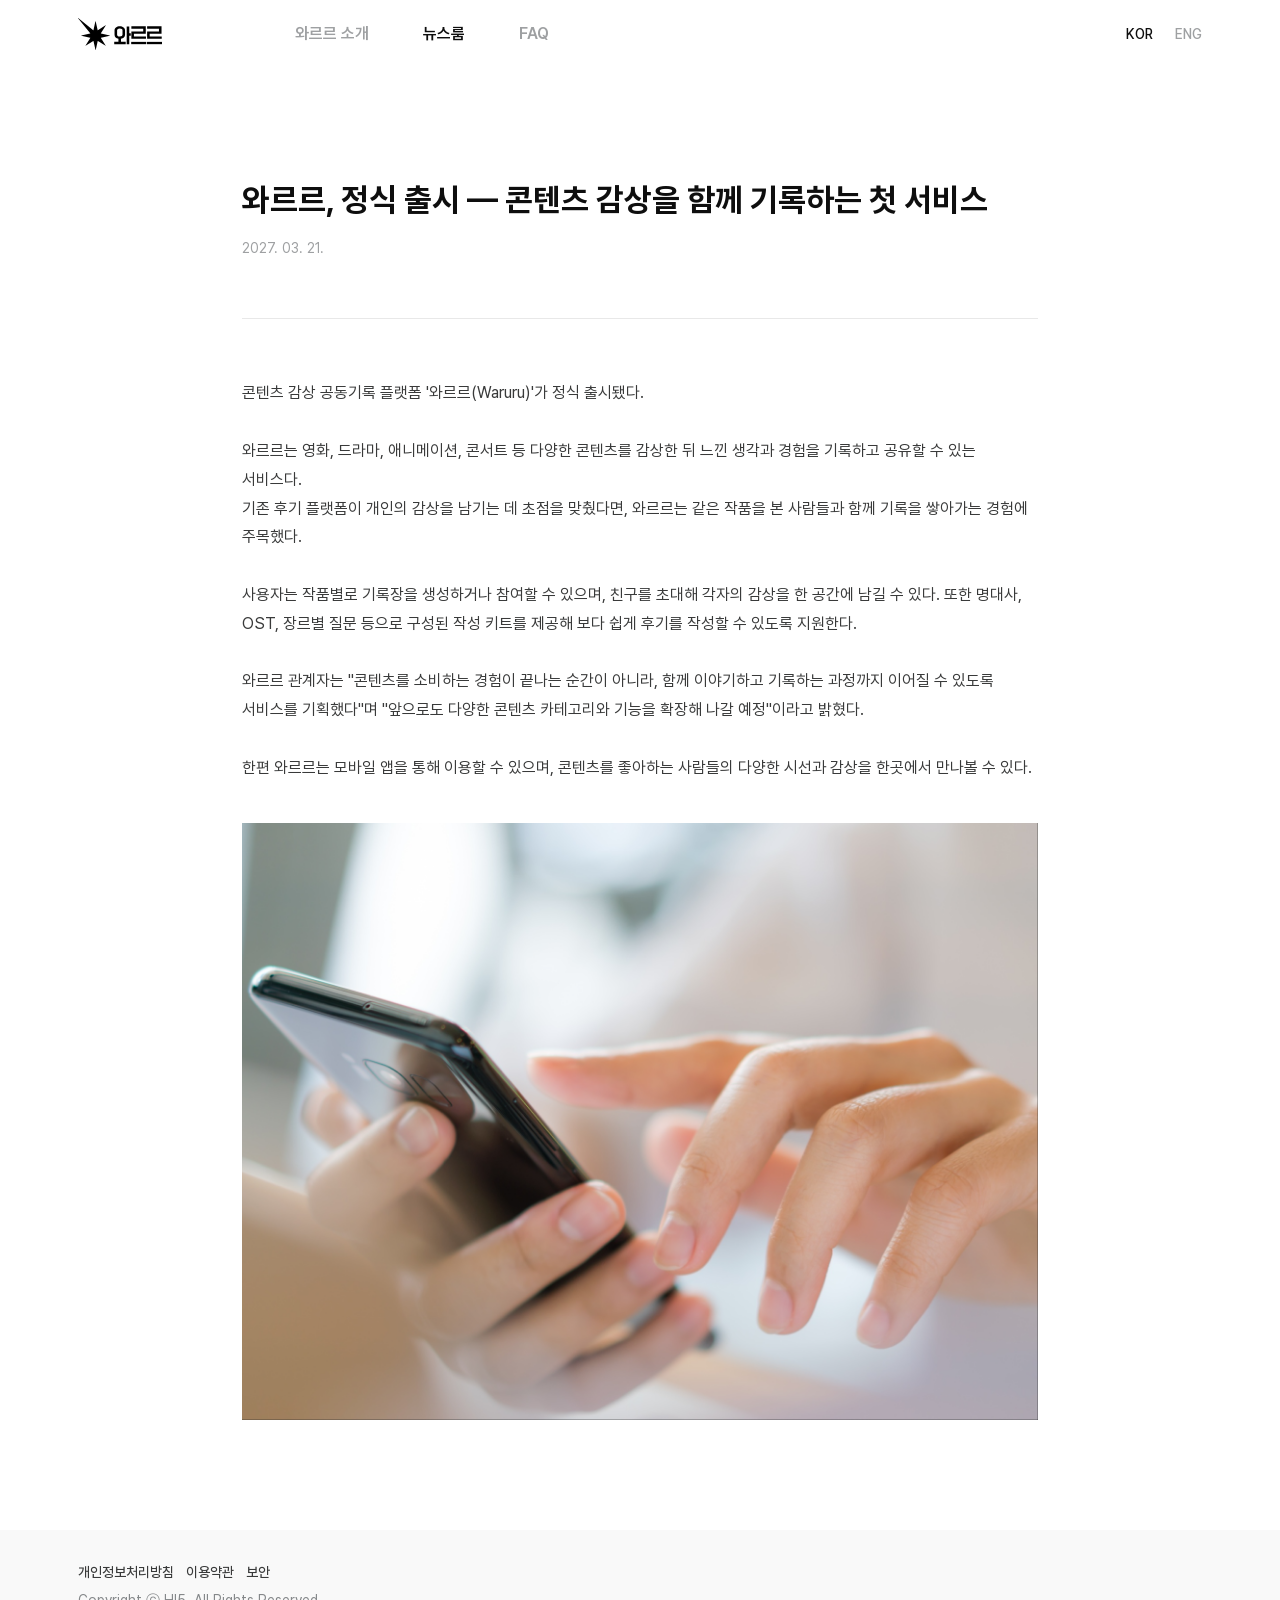
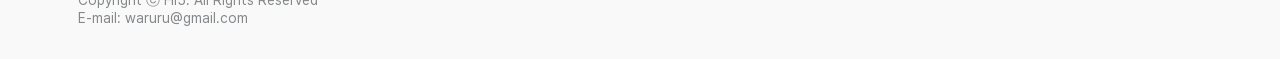
<file: newsroom_detail.html>
<!DOCTYPE html>
<html lang="ko">

<head>
  <meta charset="UTF-8">
  <meta name="viewport" content="width=device-width, initial-scale=1.0">
  <title>뉴스룸 — 와르르</title>
  <link rel="stylesheet" href="styles/color_styles.css">
  <link rel="stylesheet" href="styles/fonts.css">
  <link rel="stylesheet" href="styles/media_styles.css">
  <link rel="stylesheet" href="styles/gnb.css">
  <style>
    html, body {
      background-color: var(--gray-scale-white);
      overflow: auto;
      height: auto;
    }

    /* ── GNB override: white bg ── */
    .gnb {
      background-color: var(--gray-scale-white);
    }
    .gnb .gnb-logo img {
      filter: invert(1);
    }
    .gnb .nav-item {
      color: var(--gray-scale-400);
    }
    .gnb .nav-item.active,
    .gnb .nav-item:hover {
      color: var(--gray-scale-black);
    }
    .gnb .lang-btn {
      color: var(--gray-scale-400);
    }
    .gnb .lang-btn.active {
      color: var(--gray-scale-black);
    }
    .gnb .burger-bar {
      background-color: var(--gray-scale-black);
    }

    /* ── Page Layout ── */
    .page-content {
      padding-top: 68px; /* GNB height */
    }

    .article-wrapper {
      max-width: 1204px;
      margin: 0 auto;
      padding: 110px 40px;
      box-sizing: border-box;
    }

    .article-inner {
      max-width: 796px;
      margin: 0 auto;
      display: flex;
      flex-direction: column;
      gap: 60px;
    }

    /* ── Header ── */
    .article-header {
      display: flex;
      flex-direction: column;
      gap: 16px;
    }

    .article-title {
      color: var(--gray-scale-black);
      font-family: 'Pretendard', -apple-system, sans-serif;
      font-size: 32px;
      font-weight: 700;
      line-height: 1.4;
      word-break: keep-all;
    }

    .article-date {
      color: var(--gray-scale-400);
      font-family: 'Pretendard', -apple-system, sans-serif;
      font-size: 14px;
      font-weight: 400;
      line-height: 1.4;
    }

    /* ── Divider ── */
    .article-divider {
      width: 100%;
      height: 1px;
      background-color: var(--gray-scale-100);
    }

    /* ── Body ── */
    .article-body {
      display: flex;
      flex-direction: column;
      gap: 40px;
    }

    .article-text {
      color: var(--gray-scale-800);
      font-family: 'Pretendard', -apple-system, sans-serif;
      font-size: 16px;
      font-weight: 400;
      line-height: 1.8;
      word-break: keep-all;
    }

    .article-image {
      width: 100%;
      aspect-ratio: 796 / 597;
      background-color: var(--gray-scale-900);
      overflow: hidden;
      display: flex;
      align-items: center;
      justify-content: center;
    }

    .article-image img {
      width: 100%;
      height: 100%;
      object-fit: cover;
      display: block;
    }

    /* ── Footer ── */
    .site-footer {
      width: 100%;
      background-color: var(--gray-scale-50);
      padding: 33px 0;
    }

    .site-footer-inner {
      max-width: 1204px;
      margin: 0 auto;
      padding: 0 40px;
      box-sizing: border-box;
      display: flex;
      flex-direction: column;
      gap: 10px;
    }

    .footer-links {
      font-family: 'Pretendard', -apple-system, sans-serif;
      font-size: 14px;
      font-weight: 500;
      color: var(--gray-scale-800);
      line-height: 1.4;
    }

    .footer-copy {
      font-family: 'Pretendard', -apple-system, sans-serif;
      font-size: 14px;
      font-weight: 400;
      color: var(--gray-scale-500);
      line-height: normal;
    }

    /* ── Mobile ── */
    @media (max-width: 767px) {
      .article-wrapper {
        padding: 60px 20px;
      }

      .article-title {
        font-size: 22px;
      }

      .article-inner {
        gap: 40px;
      }

      .gnb-container {
        gap: 0;
        justify-content: space-between;
        height: 50px;
      }

      .gnb-inner {
        display: none;
      }

      .mobile-menu-toggle {
        display: flex;
      }

      .gnb-backdrop {
        display: block;
      }

      .page-content {
        padding-top: 50px;
      }
    }

  </style>
</head>

<body>

  <!-- GNB -->
  <header class="gnb">
    <div class="container gnb-container">
      <a href="index.html" class="gnb-logo" id="gnbLogo">
        <img src="assets/svg/logo_kr.svg" alt="와르르" />
      </a>
      <div class="gnb-inner" id="gnbInner">
        <nav class="gnb-nav" id="gnbNav">
          <a href="index.html#about" class="nav-item">와르르 소개</a>
          <a href="index.html#newsroom" class="nav-item active">뉴스룸</a>
          <a href="index.html#qa" class="nav-item">FAQ</a>
        </nav>
        <div class="lang-selector" id="langSelector">
          <button class="lang-btn active" data-lang="kor">KOR</button>
          <button class="lang-btn" data-lang="eng">ENG</button>
        </div>
      </div>
      <button class="mobile-menu-toggle" id="menuToggle" aria-label="메뉴 열기">
        <span class="burger-bar"></span>
        <span class="burger-bar"></span>
        <span class="burger-bar"></span>
      </button>
    </div>
  </header>

  <!-- Mobile Drawer -->
  <div class="gnb-backdrop" id="gnbBackdrop"></div>
  <div class="gnb-mobile-overlay" id="mobileOverlay">
    <a href="index.html#about" class="mobile-nav-item">와르르 소개</a>
    <a href="index.html#newsroom" class="mobile-nav-item">뉴스룸</a>
    <a href="index.html#qa" class="mobile-nav-item">FAQ</a>
    <div class="mobile-lang-selector">
      <button class="lang-btn active" data-lang="kor">KOR</button>
      <button class="lang-btn" data-lang="eng">ENG</button>
    </div>
  </div>

  <!-- Article Content -->
  <main class="page-content">
    <div class="article-wrapper">
      <div class="article-inner">

        <div class="article-header">
          <h1 class="article-title" id="articleTitle">와르르, 정식 출시 — 콘텐츠 감상을 함께 기록하는 첫 서비스</h1>
          <p class="article-date" id="articleDate">2027. 03. 21.</p>
        </div>

        <div class="article-divider"></div>

        <div class="article-body">
          <p class="article-text" id="articleText"></p>
          <div class="article-image">
            <img id="articleImg" src="" alt="" />
          </div>
        </div>

      </div>
    </div>
  </main>

  <footer class="site-footer">
    <div class="site-footer-inner">
      <div class="footer-links" id="footerLinks">개인정보처리방침&nbsp;&nbsp;&nbsp;&nbsp;이용약관&nbsp;&nbsp;&nbsp;&nbsp;보안</div>
      <p class="footer-copy">Copyright ⓒ HI5. All Rights Reserved<br>E-mail: waruru@gmail.com</p>
    </div>
  </footer>

  <script>
    // ── Mobile Menu ──
    const menuToggle = document.getElementById('menuToggle');
    const mobileOverlay = document.getElementById('mobileOverlay');
    const gnbBackdrop = document.getElementById('gnbBackdrop');

    function toggleMenu(open) {
      menuToggle.classList.toggle('open', open);
      mobileOverlay.classList.toggle('open', open);
      gnbBackdrop.classList.toggle('open', open);
    }
    menuToggle.addEventListener('click', () => toggleMenu(!menuToggle.classList.contains('open')));
    gnbBackdrop.addEventListener('click', () => toggleMenu(false));

    // ── 기사 데이터 ──
    const ARTICLES = {
      1: {
        img: 'assets/Img/Newsroom_Img_1.png',
        ko: {
          title: '와르르 1주년, 누적 후기 10만 건 달성',
          date: '2027. 07. 30.',
          body: `콘텐츠 감상 공동기록 플랫폼 '와르르(Waruru)'가 정식 출시 1주년을 맞아 누적 후기 10만 건을 달성했다.<br><br>와르르는 지난해 3월 정식 출시 이후 꾸준한 사용자 증가세를 이어오며, 출시 1년 만에 이 같은 성과를 기록했다. 영화, 드라마, 애니메이션, 콘서트 등 다양한 콘텐츠 카테고리에 걸쳐 이용자들이 활발히 후기를 남기고 있는 것으로 나타났다.<br><br>카테고리별로는 드라마·시리즈 후기가 전체의 38%로 가장 많았으며, 이어 영화(27%), 애니메이션(21%), 콘서트(14%) 순이었다. 친구와 함께 기록장을 공유하는 '공동 기록' 기능의 활용률도 꾸준히 증가해, 전체 후기 중 약 40%가 공동 기록 형태로 작성된 것으로 집계됐다.<br><br>와르르 관계자는 "1년이라는 짧은 시간 안에 10만 건이라는 의미 있는 수치를 달성할 수 있었던 것은 함께 기록하는 즐거움을 찾아주신 이용자들 덕분"이라며 "앞으로도 더 풍부한 기록 경험을 제공하기 위해 다양한 기능을 선보일 예정"이라고 전했다.`,
        },
        en: {
          title: 'Waruru Hits 100,000 Reviews on Its First Anniversary',
          date: 'Jul 30, 2027',
          body: `Waruru, the co-recording platform for content reviews, has reached 100,000 cumulative reviews on the occasion of its first anniversary since official launch.<br><br>Since its launch in March of last year, Waruru has seen steady user growth, achieving this milestone within just one year. Users have been actively leaving reviews across a wide range of content categories including movies, dramas, animations, and concerts.<br><br>By category, drama and series reviews accounted for the largest share at 38%, followed by movies (27%), animation (21%), and concerts (14%). The co-recording feature — which lets users share a journal with friends — also saw consistent growth, with approximately 40% of all reviews written in co-recording mode.<br><br>A Waruru representative said, "Reaching 100,000 reviews in just one year is thanks to the users who found joy in recording together. We look forward to introducing more features to provide an even richer recording experience."`,
        },
      },
      2: {
        img: 'assets/Img/Newsroom_Img_2.png',
        ko: {
          title: "와르르 앱, 플레이스토어 '이주의 신규 추천' 선정",
          date: '2027. 07. 19.',
          body: `콘텐츠 감상 공동기록 플랫폼 '와르르(Waruru)'가 구글 플레이스토어의 '이주의 신규 추천' 앱으로 선정됐다.<br><br>플레이스토어 '이주의 신규 추천'은 구글이 매주 새롭게 출시되거나 주목할 만한 업데이트를 선보인 앱 중 품질과 사용자 경험이 뛰어난 앱을 선별해 소개하는 코너다.<br><br>와르르는 콘텐츠 감상을 기록하고 친구와 함께 공유하는 독창적인 서비스 경험, 직관적인 UI 디자인, 그리고 작성 키트를 통한 후기 작성 지원 기능 등이 높은 평가를 받아 이번 추천 앱에 이름을 올렸다.<br><br>와르르 관계자는 "플레이스토어에서 이번 추천을 받게 되어 영광이며, 더 많은 분들이 와르르를 통해 콘텐츠 감상을 함께 기록하는 즐거움을 경험하실 수 있기를 바란다"고 밝혔다.`,
        },
        en: {
          title: "Waruru Named Google Play's 'New App of the Week'",
          date: 'Jul 19, 2027',
          body: `Waruru, the co-recording platform for content reviews, has been selected as Google Play's "New App of the Week."<br><br>Google Play's "New App of the Week" is a featured section where Google highlights newly launched or notably updated apps that stand out for their quality and user experience.<br><br>Waruru was recognized for its unique approach to recording and sharing content impressions with friends, its intuitive UI design, and its writing kit feature that helps users craft more thoughtful reviews.<br><br>A Waruru representative said, "We're honored to be featured on Google Play, and we hope even more people will discover the joy of recording content together through Waruru."`,
        },
      },
      3: {
        img: 'assets/Img/Newsroom_Img_3.png',
        ko: {
          title: '와르르, 정식 출시 — 콘텐츠 감상을 함께 기록하는 첫 서비스',
          date: '2027. 03. 21.',
          body: `콘텐츠 감상 공동기록 플랫폼 '와르르(Waruru)'가 정식 출시됐다.<br><br>와르르는 영화, 드라마, 애니메이션, 콘서트 등 다양한 콘텐츠를 감상한 뒤 느낀 생각과 경험을 기록하고 공유할 수 있는 서비스다.<br>기존 후기 플랫폼이 개인의 감상을 남기는 데 초점을 맞췄다면, 와르르는 같은 작품을 본 사람들과 함께 기록을 쌓아가는 경험에 주목했다.<br><br>사용자는 작품별로 기록장을 생성하거나 참여할 수 있으며, 친구를 초대해 각자의 감상을 한 공간에 남길 수 있다. 또한 명대사, OST, 장르별 질문 등으로 구성된 작성 키트를 제공해 보다 쉽게 후기를 작성할 수 있도록 지원한다.<br><br>와르르 관계자는 "콘텐츠를 소비하는 경험이 끝나는 순간이 아니라, 함께 이야기하고 기록하는 과정까지 이어질 수 있도록 서비스를 기획했다"며 "앞으로도 다양한 콘텐츠 카테고리와 기능을 확장해 나갈 예정"이라고 밝혔다.<br><br>한편 와르르는 모바일 앱을 통해 이용할 수 있으며, 콘텐츠를 좋아하는 사람들의 다양한 시선과 감상을 한곳에서 만나볼 수 있다.`,
        },
        en: {
          title: 'Waruru Officially Launches — The First Service for Co-Recording Content Reviews',
          date: 'Mar 21, 2027',
          body: `Waruru, a co-recording platform for content reviews, has officially launched.<br><br>Waruru is a service that lets users record and share their thoughts and experiences after watching movies, dramas, animations, concerts, and more.<br>While existing review platforms focus on individual impressions, Waruru centers on the experience of building a shared record with others who watched the same content.<br><br>Users can create or join a journal for each piece of content, and invite friends to leave their own impressions in a shared space. A writing kit — featuring memorable quotes, OSTs, and genre-specific prompts — is also provided to make writing reviews easier.<br><br>A Waruru representative said, "We designed the service so that the experience of consuming content doesn't end when it's over — it continues through conversation and shared records. We plan to keep expanding content categories and features going forward."<br><br>Waruru is available via mobile app, bringing together a wide range of perspectives and impressions from people who love content.`,
        },
      },
      4: {
        img: 'assets/Img/Newsroom_Img_4.png',
        ko: {
          title: '와르르 베타테스트 참여자 1,000명 돌파',
          date: '2026. 12. 05.',
          body: `콘텐츠 감상 공동기록 플랫폼 '와르르(Waruru)'의 베타테스트 참여자 수가 1,000명을 돌파했다.<br><br>와르르는 지난 11월부터 사전 신청자를 대상으로 베타테스트를 진행해왔으며, 약 한 달 만에 참여자 1,000명을 넘어섰다. 베타테스트 기간 동안 수집된 피드백은 정식 출시 전 서비스 완성도를 높이는 데 활용될 예정이다.<br><br>베타 참여자들은 서비스의 핵심 기능인 공동 기록, 작성 키트, 콘텐츠 검색 등을 직접 체험하고 개선 의견을 제출했다. 특히 친구와 함께 같은 기록장을 공유하는 기능에 대한 반응이 긍정적이었으며, 다양한 콘텐츠 카테고리 확대에 대한 요청도 많았다.<br><br>와르르 관계자는 "베타테스트에 참여해 주신 모든 분들께 감사드리며, 수집된 소중한 의견들을 반영해 더욱 완성도 높은 서비스로 정식 출시를 준비하겠다"고 말했다.`,
        },
        en: {
          title: 'Waruru Beta Testers Surpass 1,000',
          date: 'Dec 5, 2026',
          body: `The number of beta testers for Waruru, a co-recording platform for content reviews, has surpassed 1,000.<br><br>Waruru began beta testing with pre-registered users in November, reaching the 1,000-tester milestone in just about a month. Feedback collected during the beta period will be used to improve the service before its official launch.<br><br>Beta participants tested core features including co-recording, the writing kit, and content search, and submitted suggestions for improvement. The response to the co-journal sharing feature — which lets friends share the same journal — was particularly positive, and many users requested an expanded range of content categories.<br><br>A Waruru representative said, "We're grateful to everyone who participated in the beta test. We'll reflect their valuable feedback to ensure an even more polished service at launch."`,
        },
      },
    };

    // ── 쿼리 파라미터에서 기사 ID 읽기 ──
    const params = new URLSearchParams(window.location.search);
    const articleId = parseInt(params.get('id')) || 3;
    const article = ARTICLES[articleId] || ARTICLES[3];

    // 기사 이미지 초기 세팅
    document.getElementById('articleImg').src = article.img;

    // ── i18n ──
    const NAV = {
      ko: { logo: 'assets/svg/logo_kr.svg', about: '와르르 소개', newsroom: '뉴스룸', faq: 'FAQ', footer: '개인정보처리방침&nbsp;&nbsp;&nbsp;&nbsp;이용약관&nbsp;&nbsp;&nbsp;&nbsp;보안' },
      en: { logo: 'assets/svg/logo_En.svg', about: 'About', newsroom: 'Newsroom', faq: 'FAQ', footer: 'Privacy Policy&nbsp;&nbsp;&nbsp;&nbsp;Terms of Use&nbsp;&nbsp;&nbsp;&nbsp;Security' },
    };

    let currentLang = localStorage.getItem('waruru-lang') || 'ko';

    function applyLang(lang) {
      const n = NAV[lang];
      const a = article[lang];
      document.querySelector('#gnbLogo img').src = n.logo;
      document.querySelectorAll('#gnbNav .nav-item, #mobileOverlay .mobile-nav-item').forEach(el => {
        const href = el.getAttribute('href');
        if (href.includes('#about')) el.textContent = n.about;
        else if (href.includes('#newsroom')) el.textContent = n.newsroom;
        else if (href.includes('#qa')) el.textContent = n.faq;
      });
      document.getElementById('articleTitle').textContent = a.title;
      document.getElementById('articleDate').textContent = a.date;
      document.getElementById('articleText').innerHTML = a.body;
      document.getElementById('articleImg').alt = a.title;
      document.getElementById('footerLinks').innerHTML = n.footer;
      document.title = `${a.title} — 와르르`;
    }

    // 초기 언어 적용 (저장된 언어 반영)
    if (currentLang === 'en') {
      document.querySelectorAll('.lang-btn').forEach(b =>
        b.classList.toggle('active', b.dataset.lang === 'eng')
      );
    }
    applyLang(currentLang);

    document.querySelectorAll('.lang-btn').forEach(btn => {
      btn.addEventListener('click', () => {
        const lang = btn.dataset.lang === 'eng' ? 'en' : 'ko';
        if (lang === currentLang) return;
        currentLang = lang;
        localStorage.setItem('waruru-lang', lang);
        document.querySelectorAll('.lang-btn').forEach(b =>
          b.classList.toggle('active', b.dataset.lang === btn.dataset.lang)
        );
        applyLang(lang);
      });
    });
  </script>

</body>
</html>
</file>
<file: styles/color_styles.css>
:root {
  /* Brand Colors */
  --brand-blue: #388ff8;
  --brand-green: #23cf7f;
  --brand-purple: #a65dff;
  --brand-red: #ff5842;
  --brand-yellow: #ffc300;

  /* Gray Scale Colors */
  --gray-scale-50: #f9f9f9;
  --gray-scale-100: #e8e8e8;
  --gray-scale-200: #d3d4d4;
  --gray-scale-300: #b9baba;
  --gray-scale-400: #9ea0a2;
  --gray-scale-500: #85888a;
  --gray-scale-600: #696b6c;
  --gray-scale-700: #535454;
  --gray-scale-800: #393a3a;
  --gray-scale-900: #252627;
  --gray-scale-black: #0e0e0e;
  --gray-scale-white: #ffffff;

  /* style.css 호환 별칭 (--grayscale-* / --color-grayscale-* / --color-brand-*) */
  --grayscale-50: var(--gray-scale-50);
  --grayscale-200: var(--gray-scale-200);
  --grayscale-500: var(--gray-scale-500);
  --grayscale-700: var(--gray-scale-700);
  --grayscale-800: var(--gray-scale-800);
  --grayscale-900: var(--gray-scale-900);
  --grayscalewhite: var(--gray-scale-white);

  --color-grayscale-50: var(--gray-scale-50);
  --color-grayscale-100: var(--gray-scale-100);
  --color-grayscale-300: var(--gray-scale-300);
  --color-grayscale-400: var(--gray-scale-400);
  --color-grayscale-600: var(--gray-scale-600);
  --color-grayscale-800: var(--gray-scale-800);
  --color-grayscale-900: var(--gray-scale-900);
  --color-grayscale-black: var(--gray-scale-black);
  --color-grayscale-white: var(--gray-scale-white);

  --color-brand-red: var(--brand-red);

  /* Layout and GNB Specific Variables (Mapped to Palette) */
  --bg-primary: var(--gray-scale-black);
}
</file>
<file: styles/fonts.css>
/* KBL Jump Web Fonts loading */
@font-face {
  font-family: 'KBLJump';
  font-weight: 700;
  font-display: swap;
  src: url('../assets/fontFiles/kblJump/KBLJump_B.woff2') format('woff2');
}

@font-face {
  font-family: 'KBLJump';
  font-weight: 400;
  font-display: swap;
  src: url('../assets/fontFiles/kblJump/KBLJump_R.woff2') format('woff2');
}

@font-face {
  font-family: 'KBLJump';
  font-weight: 800;
  font-stretch: condensed;
  font-display: swap;
  src: url('../assets/fontFiles/kblJump/KBLJump_EB_Condensed.woff2') format('woff2');
}

@font-face {
  font-family: 'KBLJump';
  font-weight: 800;
  font-stretch: expanded;
  font-display: swap;
  src: url('../assets/fontFiles/kblJump/KBLJump_EB_Extended.woff2') format('woff2');
}

/* Pretendard Web Fonts loading */
@font-face {
  font-family: 'Pretendard';
  font-weight: 900;
  font-display: swap;
  src: url('../assets/fontFiles/pretendardStatic/Pretendard-Black.woff2') format('woff2');
}

@font-face {
  font-family: 'Pretendard';
  font-weight: 800;
  font-display: swap;
  src: url('../assets/fontFiles/pretendardStatic/Pretendard-ExtraBold.woff2') format('woff2');
}

@font-face {
  font-family: 'Pretendard';
  font-weight: 700;
  font-display: swap;
  src: url('../assets/fontFiles/pretendardStatic/Pretendard-Bold.woff2') format('woff2');
}

@font-face {
  font-family: 'Pretendard';
  font-weight: 600;
  font-display: swap;
  src: url('../assets/fontFiles/pretendardStatic/Pretendard-SemiBold.woff2') format('woff2');
}

@font-face {
  font-family: 'Pretendard';
  font-weight: 500;
  font-display: swap;
  src: url('../assets/fontFiles/pretendardStatic/Pretendard-Medium.woff2') format('woff2');
}

@font-face {
  font-family: 'Pretendard';
  font-weight: 400;
  font-display: swap;
  src: url('../assets/fontFiles/pretendardStatic/Pretendard-Regular.woff2') format('woff2');
}

@font-face {
  font-family: 'Pretendard';
  font-weight: 300;
  font-display: swap;
  src: url('../assets/fontFiles/pretendardStatic/Pretendard-Light.woff2') format('woff2');
}

@font-face {
  font-family: 'Pretendard';
  font-weight: 200;
  font-display: swap;
  src: url('../assets/fontFiles/pretendardStatic/Pretendard-ExtraLight.woff2') format('woff2');
}

@font-face {
  font-family: 'Pretendard';
  font-weight: 100;
  font-display: swap;
  src: url('../assets/fontFiles/pretendardStatic/Pretendard-Thin.woff2') format('woff2');
}

/* Global Reset & Base Styles */
* {
  margin: 0;
  padding: 0;
  box-sizing: border-box;
}

body {
  background-color: var(--bg-primary);
  color: var(--text-primary);
  font-family: 'Pretendard', -apple-system, BlinkMacSystemFont, system-ui, Roboto, sans-serif;
  -webkit-font-smoothing: antialiased;
  -moz-osx-font-smoothing: grayscale;
}
</file>
<file: styles/text_styles.css>
/* ============================================================
   text_styles.css — Typography Design Tokens
   Source: Figma design system type styles
   ============================================================ */

/*
 * Fluid Typography — clamp(MIN, PREFERRED, MAX)
 * 스케일 기준: Mobile 360px → Large Desktop 1440px
 * 선형 공식: preferred = (max-min)/(1440-360)*100vw + (min - (max-min)/(1440-360)*360) px
 *
 * Breakpoints 참고:
 *   Mobile       : ~767px   → MIN 값 적용
 *   Tablet       : 768~1023px
 *   Desktop      : 1024px+
 *   Large Desktop: 1440px+  → MAX 값 적용
 */

:root {
  /* ---- Main Display (Hero Heading) — KBL Jump Bold ----
     MIN 28px(1.75rem) → MAX 56px(3.5rem) */
  --main-font-family: 'KBLJump', 'Pretendard', sans-serif;
  --main-font-weight: 700;
  --main-font-size: clamp(1.75rem, 2.6vw + 1.17rem, 3rem);
  --main-line-height: 1.3;
  --main-letter-spacing: 0px;
  --main-font-style: normal;

  /* ---- Title Bold 32 ----
     MIN 22px(1.375rem) → MAX 36px(2.25rem) */
  --title-b32-font-family: 'KBLJump', 'Pretendard', sans-serif;
  --title-b32-font-weight: 700;
  --title-b32-font-size: clamp(1.375rem, 1.3vw + 1.08rem, 2.25rem);
  --title-b32-line-height: 140%;
  --title-b32-letter-spacing: 0px;
  --title-b32-font-style: normal;

  /* ---- Title Bold 28 ----
     MIN 20px(1.25rem) → MAX 32px(2rem) */
  --title-b28-font-family: 'KBLJump', 'Pretendard', sans-serif;
  --title-b28-font-weight: 700;
  --title-b28-font-size: clamp(1.25rem, 1.11vw + 1rem, 2rem);
  --title-b28-line-height: 140%;
  --title-b28-letter-spacing: 0px;
  --title-b28-font-style: normal;

  /* ---- Body SemiBold 24 ----
     MIN 16px(1rem) → MAX 28px(1.75rem) */
  --body-sb24-font-family: 'Pretendard', sans-serif;
  --body-sb24-font-weight: 600;
  --body-sb24-font-size: clamp(1rem, 1.11vw + 0.75rem, 1.75rem);
  --body-sb24-line-height: 140%;
  --body-sb24-letter-spacing: 0px;
  --body-sb24-font-style: normal;

  /* ---- Body Medium 22 ----
     MIN 15px(0.9375rem) → MAX 24px(1.5rem) */
  --body-m22-font-family: 'Pretendard', sans-serif;
  --body-m22-font-weight: 500;
  --body-m22-font-size: clamp(0.9375rem, 0.83vw + 0.75rem, 1.5rem);
  --body-m22-line-height: 140%;
  --body-m22-letter-spacing: 0px;
  --body-m22-font-style: normal;

  /* ---- Body Regular 20 ----
     MIN 14px(0.875rem) → MAX 22px(1.375rem) */
  --body-r20-font-family: 'Pretendard', sans-serif;
  --body-r20-font-weight: 400;
  --body-r20-font-size: clamp(0.875rem, 0.74vw + 0.71rem, 1.125rem);
  --body-r20-line-height: 140%;
  --body-r20-letter-spacing: 0px;
  --body-r20-font-style: normal;

  /* ---- Body Light 20 ----
     MIN 14px(0.875rem) → MAX 22px(1.375rem) */
  --body-l20-font-family: 'Pretendard', sans-serif;
  --body-l20-font-weight: 300;
  --body-l20-font-size: clamp(0.875rem, 0.74vw + 0.71rem, 1.375rem);
  --body-l20-line-height: 140%;
  --body-l20-letter-spacing: 0px;
  --body-l20-font-style: normal;

  /* ---- Body SemiBold 16 ----
     MIN 13px(0.8125rem) → MAX 18px(1.125rem) */
  --body-sb16-font-family: 'Pretendard', sans-serif;
  --body-sb16-font-weight: 600;
  --body-sb16-font-size: clamp(0.8125rem, 0.46vw + 0.71rem, 1.125rem);
  --body-sb16-line-height: 140%;
  --body-sb16-letter-spacing: 0px;
  --body-sb16-font-style: normal;

  /* ---- Body Bold 16 ----
     MIN 13px(0.8125rem) → MAX 18px(1.125rem) */
  --body-b16-font-family: 'Pretendard', sans-serif;
  --body-b16-font-weight: 700;
  --body-b16-font-size: clamp(0.8125rem, 0.46vw + 0.71rem, 1.125rem);
  --body-b16-line-height: 140%;
  --body-b16-letter-spacing: 0px;
  --body-b16-font-style: normal;

  /* ---- Body Regular 16 ----
     MIN 13px(0.8125rem) → MAX 18px(1.125rem) */
  --body-r16-font-family: 'Pretendard', sans-serif;
  --body-r16-font-weight: 400;
  --body-r16-font-size: clamp(0.8125rem, 0.46vw + 0.71rem, 1.125rem);
  --body-r16-line-height: 150%;
  --body-r16-letter-spacing: 0px;
  --body-r16-font-style: normal;

  /* ---- Body Medium 14 ----
     MIN 12px(0.75rem) → MAX 16px(1rem) */
  --body-m14-font-family: 'Pretendard', sans-serif;
  --body-m14-font-weight: 500;
  --body-m14-font-size: clamp(0.75rem, 0.37vw + 0.67rem, 1rem);
  --body-m14-line-height: 140%;
  --body-m14-letter-spacing: 0px;
  --body-m14-font-style: normal;

  /* ---- Body Regular 14 ----
     MIN 12px(0.75rem) → MAX 16px(1rem) */
  --body-r14-font-family: 'Pretendard', sans-serif;
  --body-r14-font-weight: 400;
  --body-r14-font-size: clamp(0.75rem, 0.37vw + 0.67rem, 1rem);
  --body-r14-line-height: 140%;
  --body-r14-letter-spacing: 0px;
  --body-r14-font-style: normal;

  /* ---- Body White Medium 14 ----
     MIN 12px(0.75rem) → MAX 16px(1rem) */
  --body-w-m14-font-family: 'Pretendard', sans-serif;
  --body-w-m14-font-weight: 500;
  --body-w-m14-font-size: clamp(0.75rem, 0.37vw + 0.67rem, 1rem);
  --body-w-m14-line-height: 140%;
  --body-w-m14-letter-spacing: 0px;
  --body-w-m14-font-style: normal;
}
</file>
<file: styles/media_styles.css>
/* Root breakpoint configuration variables */
:root {
  --breakpoint-mobile-min: 360px;
  --breakpoint-mobile-max: 767px;
  --breakpoint-tablet-min: 768px;
  --breakpoint-tablet-max: 1279px;
  --breakpoint-desktop-min: 1280px;
  --breakpoint-desktop-safety: 1440px;
  --breakpoint-desktop-max: 1920px;
}

/* Mobile Devices (360px ~ 767px) */
@media (max-width: 767px) {
  :root {
    --breakpoint-device: 'mobile';
    --container-max-width: 100%;
    --content-padding: 16px;
  }
}

/* Tablet Devices (768px ~ 1279px) */
@media (min-width: 768px) and (max-width: 1279px) {
  :root {
    --breakpoint-device: 'tablet';
    --container-max-width: 100%;
    --content-padding: 24px;
  }
}

/* Desktop Devices (1280px ~ 1920px)
   * Content is constrained within the safety area (1440px)
   * Main design viewport target: 1440px
   * 1921px+ : .desktop max-width 1440px + margin auto (style.css)
*/
@media (min-width: 1280px) {
  :root {
    --breakpoint-device: 'desktop';
    --container-max-width: 1440px; /* Safety Area */
    --content-padding: 40px;
  }
}

/* Responsive Container Helper Class */
.container {
  width: 100%;
  max-width: var(--container-max-width);
  margin-left: auto;
  margin-right: auto;
  padding-left: var(--content-padding);
  padding-right: var(--content-padding);
  box-sizing: border-box;
}
</file>
<file: style.css>
/* ============================================================
   전역 공통 스타일 — 풀페이지 레이아웃, 폰트, GNB(Figma), 푸터
   섹션별 스타일은 styles/sections/ 에 분리됨
   ============================================================ */

/* ── 풀페이지 스크롤 — JS translateY 방식 ── */
html,
body {
  background-color: #0e0e0e;
  overflow: hidden;
  height: 100%;
}

.desktop > .container,
.desktop > .container-2,
.desktop > .frame-2,
.desktop > .frame-3,
.desktop > .frame-14,
.desktop > .frame-19 {
  height: 100dvh;
  overflow-x: hidden;
  overflow-y: hidden;
}

/* KBLJump font — path relative to style.css (project root) */
@font-face {
  font-family: 'KBLJump';
  font-weight: 700;
  font-display: swap;
  src: url('assets/fontFiles/kblJump/KBLJump_B.woff2') format('woff2');
}

@font-face {
  font-family: 'KBLJump';
  font-weight: 400;
  font-display: swap;
  src: url('assets/fontFiles/kblJump/KBLJump_R.woff2') format('woff2');
}

/* ── .desktop 기반 레이아웃 ── */
.desktop {
  display: flex;
  flex-direction: column;
  align-items: stretch;
  position: relative;
  background-color: var(--gray-scale-black);
  padding-top: 0; /* GNB는 fixed로 섹션에 겹침 — 섹션이 y=0부터 시작 */
  will-change: transform;
  transition: transform 0.7s cubic-bezier(0.77, 0, 0.175, 1);
}

/* ── GNB (Figma desktop 구조용 — 실제 GNB는 styles/gnb.css 참조) ── */
.desktop .GNB {
  display: flex;
  flex-direction: column;
  width: 1920px;
  align-items: center;
  gap: 10px;
  padding: 7px 358px;
  position: relative;
  flex: 0 0 auto;
  background-color: #0e0e0e;
}

.desktop .content {
  display: flex;
  width: 1204px;
  align-items: center;
  justify-content: center;
  gap: 117px;
  position: relative;
  flex: 0 0 auto;
}

.desktop .logo {
  display: flex;
  flex-direction: column;
  align-items: flex-start;
  justify-content: center;
  gap: 10px;
  width: 87px;
  position: relative;
}

.desktop .img {
  height: 33.01px;
  width: 87px;
  position: relative;
}

.desktop .frame {
  display: flex;
  align-items: center;
  justify-content: space-between;
  position: relative;
  flex: 1;
  flex-grow: 1;
}

.desktop .btn-menu {
  gap: 22px;
  display: inline-flex;
  align-items: center;
  position: relative;
  flex: 0 0 auto;
}

.desktop .btn {
  all: unset;
  box-sizing: border-box;
  justify-content: center;
  gap: 10px;
  padding: 16px;
  display: inline-flex;
  align-items: center;
  position: relative;
  flex: 0 0 auto;
}

.desktop .text-wrapper {
  display: flex;
  align-items: center;
  justify-content: center;
  width: fit-content;
  margin-top: -1px;
  font-family: var(--body-sb16-font-family);
  font-weight: var(--body-sb16-font-weight);
  font-size: var(--body-sb16-font-size);
  text-align: center;
  line-height: var(--body-sb16-line-height);
  white-space: nowrap;
  position: relative;
  color: var(--grayscalewhite);
  letter-spacing: var(--body-sb16-letter-spacing);
  font-style: var(--body-sb16-font-style);
}

.desktop .div {
  justify-content: center;
  margin-top: -1px;
  font-family: var(--body-sb16-font-family);
  font-weight: var(--body-sb16-font-weight);
  color: var(--grayscale-500);
  font-size: var(--body-sb16-font-size);
  text-align: center;
  line-height: var(--body-sb16-line-height);
  position: relative;
  display: flex;
  align-items: center;
  width: fit-content;
  letter-spacing: var(--body-sb16-letter-spacing);
  white-space: nowrap;
  font-style: var(--body-sb16-font-style);
}

.desktop .btn-language {
  justify-content: flex-end;
  gap: 22px;
  display: inline-flex;
  align-items: center;
  position: relative;
  flex: 0 0 auto;
}

.desktop .div-wrapper {
  all: unset;
  box-sizing: border-box;
  height: 54px;
  justify-content: center;
  gap: 10px;
  padding: 16px 0px;
  display: inline-flex;
  align-items: center;
  position: relative;
  flex: 0 0 auto;
}

.desktop .text-wrapper-2 {
  position: relative;
  display: flex;
  align-items: center;
  justify-content: center;
  width: fit-content;
  font-family: var(--body-m14-font-family);
  font-weight: var(--body-m14-font-weight);
  color: var(--grayscalewhite);
  font-size: var(--body-m14-font-size);
  text-align: center;
  letter-spacing: var(--body-m14-letter-spacing);
  line-height: var(--body-m14-line-height);
  font-style: var(--body-m14-font-style);
}

.desktop .text-wrapper-3 {
  position: relative;
  display: flex;
  align-items: center;
  justify-content: center;
  width: fit-content;
  font-family: var(--body-m14-font-family);
  font-weight: var(--body-m14-font-weight);
  color: var(--grayscale-500);
  font-size: var(--body-m14-font-size);
  text-align: center;
  letter-spacing: var(--body-m14-letter-spacing);
  line-height: var(--body-m14-line-height);
  font-style: var(--body-m14-font-style);
}

/* ── 푸터 ── */
.desktop .footer {
  display: flex;
  justify-content: center;
  width: 100%;
  height: 140px;
  align-items: center;
  gap: 10px;
  padding: 33px 0;
  position: absolute;
  bottom: 0;
  left: 0;
  background-color: var(--grayscale-50);
}

.desktop .frame-27 {
  display: inline-flex;
  flex-direction: column;
  align-items: flex-start;
  gap: 10px;
  position: relative;
  flex: 0 0 auto;
  width: 100%;
  max-width: 1204px;
  padding: 0 var(--content-padding);
  box-sizing: border-box;
}

.desktop .text-wrapper-44 {
  position: relative;
  display: flex;
  align-items: center;
  width: fit-content;
  margin-top: -1px;
  font-family: var(--body-w-m14-font-family);
  font-weight: var(--body-w-m14-font-weight);
  color: var(--grayscale-800);
  font-size: var(--body-w-m14-font-size);
  letter-spacing: var(--body-w-m14-letter-spacing);
  line-height: var(--body-w-m14-line-height);
  font-style: var(--body-w-m14-font-style);
}

.desktop .copyright-all {
  position: relative;
  width: fit-content;
  font-family: 'Pretendard', sans-serif;
  font-weight: 400;
  color: var(--grayscale-500);
  font-size: 14px;
  letter-spacing: 0;
  line-height: normal;
}

/* ── 데스크탑/모바일 전환 토글 기본값 ── */
.sec1-desc-mobile { display: none; }
.sec2-desc-mobile { display: none; }
.br-sec4-small    { display: none; }
.sec5-desc-mobile { display: none; }
.br-sec5-small    { display: none; }
.tooltip-kr--mobile { display: none; }
.sec6-desc-mobile { display: none; }
.qa-text-mobile   { display: none; }

/* ── 모바일 공통 레이아웃 ── */
@media (max-width: 767px) {
  html {
    scroll-padding-top: 0;
  }

  .desktop {
    padding-top: 0;
  }

  .desktop > .container,
  .desktop > .container-2,
  .desktop > .frame-2,
  .desktop > .frame-3,
  .desktop > .frame-14,
  .desktop > .frame-19 {
    height: 100dvh;
  }

  /* 전체 섹션 제목 상단 여백 — GNB(50px) + 40px */
  .desktop .frame-3,
  .desktop .frame-14,
  .desktop .frame-19 {
    padding-top: 90px;
  }

  .desktop .text-area-4,
  .desktop .text-area-5,
  .desktop .text-area-7 {
    top: 90px;
  }

  /* 볼드/인라인 span — 부모 clamp 상속 */
  .desktop .span,
  .desktop .text-wrapper-14,
  .desktop .text-wrapper-20,
  .desktop .text-wrapper-21,
  .desktop .text-wrapper-30,
  .desktop .text-wrapper-31 {
    font-size: inherit;
  }

  /* 섹션 4·5·8·9 제목 (.text-wrapper-13): 18px(360px) → 28px(767px) */
  .desktop .text-wrapper-13,
  #genre .text-wrapper-13,
  .text-area-4 .text-wrapper-13,
  #newsroom .text-wrapper-13,
  #qa .text-wrapper-13 {
    font-size: clamp(18px, calc(2.46vw + 9.1px), 28px);
  }
}

/* ── 초소형 화면 (~359px): 스크롤 스냅 해제, 섹션1만 100dvh ──
   viewport를 360px로 고정하므로 @media (max-width: 359px)는 발동 안 됨.
   대신 <html class="viewport-xs">를 JS로 추가해 클래스 기반으로 처리. */
html.viewport-xs body {
  overflow: auto;
  height: auto;
}

/* 풀페이지 transform 초기화 */
html.viewport-xs .desktop {
  transform: translateY(0) !important;
  transition: none !important;
}

/* 섹션1만 100dvh 유지, 나머지는 자연 높이 */
html.viewport-xs .desktop > .container-2,
html.viewport-xs .desktop > .frame-2,
html.viewport-xs .desktop > .frame-3,
html.viewport-xs .desktop > .frame-14,
html.viewport-xs .desktop > .frame-19 {
  height: auto;
  overflow-y: visible;
}

/* ── 초대형 화면 (1921px~):
   섹션은 원래 width:100%로 뷰포트 전체를 채우고, 내부 콘텐츠가
   max-width:1204px + align-items:center 로 자체 제한함.
   .desktop에 max-width를 걸면 배경이 잘리고 스크롤 전환이 어색해져 사용 안 함. ──*/
</file>
<file: styles/gnb.css>
/* ============================================================
   GNB (Global Navigation Bar)
   Design reference: Figma node 83:2267 — Desktop, 1920×68px
   ============================================================ */

/* ---- GNB Shell ---- */
.gnb {
  position: fixed;
  top: 0;
  left: 0;
  right: 0;
  z-index: 100;
  background-color: var(--gray-scale-black);
  transition: background-color 0.3s ease;
}

/* ---- Light Theme (섹션 4~7: gray-50 배경) ---- */
.gnb--light,
.gnb--white {
  background-color: var(--gray-scale-50);
}

.gnb--white {
  background-color: var(--gray-scale-white);
}

.gnb--light .gnb-logo img,
.gnb--white .gnb-logo img {
  filter: invert(1);
}

.gnb--light .nav-item,
.gnb--white .nav-item {
  color: var(--gray-scale-400);
}

.gnb--light .nav-item.active,
.gnb--light .nav-item:hover,
.gnb--white .nav-item.active,
.gnb--white .nav-item:hover {
  color: var(--gray-scale-black);
}

.gnb--light .lang-btn,
.gnb--white .lang-btn {
  color: var(--gray-scale-400);
}

.gnb--light .lang-btn.active,
.gnb--white .lang-btn.active {
  color: var(--gray-scale-black);
}

.gnb--light .burger-bar,
.gnb--white .burger-bar {
  background-color: var(--gray-scale-black);
}

/* ---- GNB Container ---- */
/* Extends .container — overrides max-width to match Figma content area (1920 - 358×2 = 1204px) */
.gnb-container {
  display: flex;
  align-items: center;
  gap: 117px;         /* Figma: gap between logo and nav frame */
  height: 68px;       /* Figma: GNB height */
  max-width: 1204px;
}

/* ---- Logo ---- */
.gnb-logo {
  display: flex;
  align-items: center;
  flex-shrink: 0;
  text-decoration: none;
}

.gnb-logo img {
  width: auto;
  height: 33.01px;
  display: block;
}

/* ---- Inner Frame: nav items + language selector ---- */
/* Figma: flex-1, justify-content: space-between */
.gnb-inner {
  display: flex;
  flex: 1 0 0;
  align-items: center;
  justify-content: space-between;
  min-width: 0;
}

/* ---- Navigation Menu ---- */
/* Figma: btn_menu — flex, gap 22px */
.gnb-nav {
  display: flex;
  align-items: center;
  gap: 22px;
}

/* Figma: btn — padding 16px all sides, SemiBold 16px */
.nav-item {
  display: flex;
  align-items: center;
  justify-content: center;
  padding: 16px;
  text-decoration: none;
  font-family: 'Pretendard', -apple-system, sans-serif;
  font-size: 16px;
  font-weight: 600;      /* SemiBold */
  line-height: 1.4;
  color: var(--gray-scale-500);   /* #85888A — inactive */
  white-space: nowrap;
  transition: color 0.2s ease;
}

.nav-item.active,
.nav-item:hover {
  color: var(--gray-scale-white);
}

/* ---- Language Selector ---- */
/* Figma: btn_language — flex, gap 22px */
.lang-selector {
  display: flex;
  align-items: center;
  gap: 22px;
}

/* Figma: lang btn — height 54px, py 16px, Medium 14px */
.lang-btn {
  display: flex;
  align-items: center;
  justify-content: center;
  height: 54px;
  padding: 16px 0;
  background: none;
  border: none;
  cursor: pointer;
  font-family: 'Pretendard', -apple-system, sans-serif;
  font-size: 14px;
  font-weight: 500;      /* Medium */
  line-height: 1;
  color: var(--gray-scale-500);   /* #85888A — inactive */
  white-space: nowrap;
  transition: color 0.2s ease;
}

.lang-btn.active {
  color: var(--gray-scale-white);
}

/* ---- Mobile Hamburger Button ---- */
.mobile-menu-toggle {
  display: none;
  flex-direction: column;
  justify-content: center;
  gap: 5px;
  background: none;
  border: none;
  cursor: pointer;
  padding: 4px;
  width: 32px;
  height: 32px;
  flex-shrink: 0;
}

.burger-bar {
  display: block;
  width: 22px;
  height: 2px;
  background-color: var(--gray-scale-white);
  border-radius: 1px;
  transition: transform 0.25s ease, opacity 0.25s ease;
}

/* Hamburger → X transition */
.mobile-menu-toggle.open .burger-bar:nth-child(1) {
  transform: translateY(7px) rotate(45deg);
}
.mobile-menu-toggle.open .burger-bar:nth-child(2) {
  opacity: 0;
}
.mobile-menu-toggle.open .burger-bar:nth-child(3) {
  transform: translateY(-7px) rotate(-45deg);
}

/* ============================================================
   Mobile Overlay Drawer
   ============================================================ */

.gnb-backdrop {
  display: none;
  position: fixed;
  inset: 0;
  background-color: rgba(0, 0, 0, 0.6);
  z-index: 98;
  opacity: 0;
  pointer-events: none;
  transition: opacity 0.25s ease;
}

.gnb-backdrop.open {
  opacity: 1;
  pointer-events: auto;
}

.gnb-mobile-overlay {
  position: fixed;
  top: 0;
  right: -100%;
  width: 280px;
  height: 100%;
  background-color: var(--gray-scale-black);
  z-index: 99;
  padding: 88px 32px 40px;
  display: flex;
  flex-direction: column;
  gap: 8px;
  transition: right 0.3s ease;
}

.gnb-mobile-overlay.open {
  right: 0;
}

.mobile-nav-item {
  display: block;
  padding: 16px 0;
  text-decoration: none;
  font-family: 'Pretendard', -apple-system, sans-serif;
  font-size: 18px;
  font-weight: 600;
  color: var(--gray-scale-white);
}

.mobile-lang-selector {
  display: flex;
  gap: 22px;
  margin-top: auto;
  padding-top: 32px;
  border-top: 1px solid rgba(255, 255, 255, 0.1);
}

/* ============================================================
   Responsive Breakpoints
   ============================================================ */

/* Mobile only: hide desktop nav, show hamburger */
@media (max-width: 767px) {
  .gnb-container {
    gap: 0;
    justify-content: space-between;
    height: 50px;
  }

  .gnb-inner {
    display: none;
  }

  .mobile-menu-toggle {
    display: flex;
  }

  .gnb-backdrop {
    display: block;
  }
}
</file>
<file: styles/sections/sec1_hero.css>
/* ============================================================
   Section 1 — Hero
   ============================================================ */

.desktop .container {
  display: flex;
  flex-direction: column;
  align-items: center;
  justify-content: space-between;
  padding: 100px 0px 76px;
  position: relative;
  align-self: stretch;
  width: 100%;
  max-width: 100%;
  background-color: #0e0e0e;
}

.desktop .text {
  display: flex;
  flex-direction: column;
  width: fit-content;
  align-items: center;
  gap: 30px;
  position: relative;
  flex: 0 0 auto;
}

.desktop .p {
  align-self: stretch;
  margin-top: -1px;
  font-family: 'KBLJump', sans-serif;
  font-weight: var(--main-font-weight);
  font-size: var(--main-font-size);
  line-height: var(--main-line-height);
  position: relative;
  color: var(--color-grayscale-white);
  text-align: center;
  letter-spacing: var(--main-letter-spacing);
  font-style: var(--main-font-style);
}

.desktop .text-wrapper-4 {
  width: fit-content;
  font-family: var(--body-r16-font-family);
  font-weight: var(--body-r16-font-weight);
  color: var(--grayscale-200);
  font-size: clamp(0.9375rem, 0.26vw + 0.81rem, 1.125rem);
  text-align: center;
  line-height: var(--body-r16-line-height);
  position: relative;
  letter-spacing: var(--body-r16-letter-spacing);
  font-style: var(--body-r16-font-style);
}

.desktop .icons {
  display: inline-flex;
  align-items: center;
  gap: 14px;
  position: relative;
  flex: 0 0 auto;
}

.desktop .vector-wrapper {
  display: flex;
  align-items: center;
  justify-content: center;
  cursor: pointer;
}

.desktop .vector,
.desktop .vector-2 {
  height: 30px;
  width: auto;
  object-fit: contain;
  border-radius: 6px;
  transition: filter 0.15s ease;
}

.desktop .vector-wrapper:active .vector,
.desktop .vector-wrapper:active .vector-2 {
  filter: brightness(1.5);
}

.desktop .sec1-arrow {
  position: absolute;
  bottom: 76px;
  left: 50%;
  transform: translateX(-50%);
}

.desktop .card-list {
  position: relative;
  flex: 0 0 auto;
  width: 100%;
  overflow-x: scroll;
  overflow-y: hidden;
  scrollbar-width: none;
  -ms-overflow-style: none;
  margin-bottom: 80px;
}

.desktop .card-list::-webkit-scrollbar {
  display: none;
}

.desktop .card-track {
  display: flex;
  gap: 14px;
  width: max-content;
}

.desktop .card-list {
  cursor: grab;
}

.desktop .card-list.dragging {
  cursor: grabbing;
}

.desktop .card {
  flex: 0 0 auto;
  aspect-ratio: 5 / 7;
  /* 다른 요소(텍스트 230px + 아이콘 30px + 패딩 200px + gap 60px = 520px) 제외한 나머지 */
  height: min(
    calc(100dvh * 0.37),
    calc(100dvh - 520px)
  );
  background-color: var(--grayscale-900);
  border-radius: 12px;
  overflow: hidden;
  border: 1px solid var(--grayscale-700);
  position: relative;
}

.desktop .card-img {
  position: absolute;
  top: 0;
  left: 0;
  width: 100%;
  height: 100%;
  object-fit: contain;
  opacity: 0.4;
  transition: opacity 0.3s ease;
}

.desktop .card:hover .card-img {
  opacity: 1;
}

.desktop .card:hover .card-overlay,
.desktop .card:hover .card-content {
  opacity: 0;
  pointer-events: none;
}

.desktop .card-overlay {
  position: absolute;
  inset: 0;
  background-color: rgba(14, 14, 14, 0);
  z-index: 1;
  transition: opacity 0.3s ease;
}

.desktop .card-content {
  position: absolute;
  inset: 0;
  display: flex;
  flex-direction: column;
  align-items: center;
  justify-content: center;
  gap: min(calc(100dvh * 0.0592), calc((100dvh - 520px) * 0.16));
  z-index: 2;
  padding-top: 8px;
  transition: opacity 0.3s ease;
}

.desktop .card-overlay-icon {
  width: min(calc(100dvh * 0.1018), calc((100dvh - 520px) * 0.275));
  height: min(calc(100dvh * 0.1018), calc((100dvh - 520px) * 0.275));
  object-fit: contain;
}

.desktop .card-overlay-label {
  font-family: 'Pretendard', sans-serif;
  font-weight: 700;
  font-size: min(calc(100dvh * 0.026), calc((100dvh - 520px) * 0.07));
  color: var(--gray-scale-white);
  white-space: nowrap;
}

.desktop .card-label {
  position: relative;
  z-index: 1;
  font-family: 'Pretendard', sans-serif;
  font-weight: 600;
  font-size: 0.875rem; /* 14px */
  color: var(--color-grayscale-white);
  text-align: center;
  white-space: nowrap;
  text-shadow: 0 1px 4px rgba(0, 0, 0, 0.6);
}

.desktop .union {
  position: absolute;
  top: calc(50.00% - 89px);
  left: calc(50.00% - 59px);
  width: 117px;
  height: 109px;
}

/* ============================================================
   Section 1 — Mobile styles (max-width: 767px)
   ============================================================ */
@media (max-width: 767px) {
  /* 섹션 1 제목: 24px(360px) → 32px(767px) */
  .desktop .p {
    font-size: clamp(24px, calc(1.96vw + 17px), 32px);
  }

  /* 본문: 데스크톱용 숨기고 모바일용 표시 */
  .sec1-desc-desktop { display: none; }
  .sec1-desc-mobile {
    display: block;
    font-family: 'Pretendard', sans-serif;
    font-weight: 400;
    font-size: clamp(0.75rem, calc(1.47vw + 0.42rem), 1.125rem);
    color: #ffffff;
    text-align: center;
    line-height: 150%;
  }

  /* 섹션 1 화살표: 50px(360px) → 75px(767px) */
  .desktop .sec1-arrow {
    bottom: 40px;
  }

  .desktop .sec1-arrow img {
    width: clamp(50px, calc(6.3vw + 27px), 75px);
    height: auto;
  }

  /* 섹션 1: padding-bottom 줄여 카드리스트를 화살표 쪽으로 내림 */
  .desktop .container {
    padding-top: 90px;
    padding-bottom: 50px;
  }

  /* 카드 리스트: 190px(360px뷰포트) → 312px(767px뷰포트) */
  .desktop .card {
    height: clamp(190px, calc(30vw + 82px), 312px);
    border-radius: 6px;
  }

  .desktop .card-track {
    gap: clamp(8px, calc(1.5vw + 2.6px), 14px);
  }

  .desktop .card-overlay-icon {
    width: clamp(60px, calc(11.8vw + 18px), 108px);
    height: clamp(60px, calc(11.8vw + 18px), 108px);
  }

  .desktop .card-overlay-label {
    font-size: clamp(14px, calc(2.9vw + 4px), 26px);
  }
}
</file>
<file: styles/sections/sec2_cards.css>
/* ============================================================
   Section 2 — Cards
   ============================================================ */

.desktop .container-2 {
  overflow: hidden;
  position: relative;
  align-self: stretch;
  width: 100%;
  background-color: var(--color-grayscale-black);
  display: flex;
  flex-direction: column;
  align-items: center;
  padding-top: 100px;
  box-sizing: border-box;
}

.desktop .image-area {
  position: absolute;
  top: clamp(180px, 20vw, 239px);
  left: 0;
  width: 100%;
  height: clamp(450px, 50vw, 550px);
  overflow: hidden;
}

/* 공통 cardtextfield 속성 */
.desktop .cardtextfield,
.desktop .cardtextfield-2,
.desktop .cardtextfield-3,
.desktop .cardtextfield-4,
.desktop .cardtextfield-5,
.desktop .cardtextfield-6 {
  display: flex;
  flex-direction: column;
  align-items: flex-start;
  gap: clamp(4px, 0.6vw, 8px);
  position: absolute;
  width: clamp(200px, 30vw, 400px);
  height: auto;
  min-height: 80px;
  padding: clamp(12px, 1.4vw, 18px);
  background-color: var(--grayscale-900);
  border: 1.49px solid;
  border-color: var(--grayscale-700);
}

/* 우측 말풍선 (border-radius: 상우하좌 → 우하 꼭짓점 없음) */
.desktop .cardtextfield,
.desktop .cardtextfield-2,
.desktop .cardtextfield-3 {
  border-radius: 11.95px 11.95px 0px 11.95px;
}

/* 좌측 말풍선 (border-radius: 하좌 꼭짓점 없음) */
.desktop .cardtextfield-4,
.desktop .cardtextfield-5,
.desktop .cardtextfield-6 {
  border-radius: 11.95px 11.95px 11.95px 0px;
}

.desktop .cardtextfield   { top: 32%; left: 62%; }
.desktop .cardtextfield-2 { top: 66%; left: 76%;   opacity: 0.7; }
.desktop .cardtextfield-3 { top: 82%; left: 44%;   opacity: 0.6; }
.desktop .cardtextfield-4 { top: 12%; left: 25%; }
.desktop .cardtextfield-5 { top: 45%; left: 31%; }
.desktop .cardtextfield-6 { top: 57%; left: -2%;   opacity: 0.7; }

.desktop .text-wrapper-9 {
  align-self: stretch;
  margin-top: -1.49px;
  font-family: var(--body-r20-font-family);
  font-weight: var(--body-r20-font-weight);
  font-size: var(--body-r20-font-size);
  line-height: var(--body-r20-line-height);
  position: relative;
  color: var(--grayscalewhite);
  letter-spacing: var(--body-r20-letter-spacing);
  font-style: var(--body-r20-font-style);
}

.desktop .text-area {
  position: relative;
  width: min(100%, 1204px);
  padding: 0 40px;
  box-sizing: border-box;
  display: flex;
  flex-direction: column;
  align-items: center;
  gap: 14px;
}

.desktop .text-wrapper-10 {
  position: relative;
  align-self: stretch;
  margin-top: -1px;
  font-family: 'Pretendard', sans-serif;
  font-weight: 700;
  color: var(--grayscalewhite);
  font-size: clamp(1.375rem, 1.3vw + 1.08rem, 2.25rem);
  text-align: center;
  letter-spacing: 0;
  line-height: 140%;
  font-style: normal;
}

.desktop .text-wrapper-11 {
  position: relative;
  align-self: stretch;
  font-family: var(--body-r16-font-family);
  font-weight: var(--body-r16-font-weight);
  color: var(--grayscale-200);
  font-size: clamp(0.9375rem, 0.26vw + 0.81rem, 1.125rem);
  text-align: center;
  letter-spacing: var(--body-r16-letter-spacing);
  line-height: var(--body-r16-line-height);
  font-style: var(--body-r16-font-style);
}

/* ============================================================
   Section 2 — cardtextfield 등장 모션
   초기: 아래에서 숨겨진 상태 / .ctf-visible 추가 시 등장
   ============================================================ */
.desktop .cardtextfield,
.desktop .cardtextfield-2,
.desktop .cardtextfield-3,
.desktop .cardtextfield-4,
.desktop .cardtextfield-5,
.desktop .cardtextfield-6 {
  opacity: 0;
  transform: translateY(40px);
  transition: opacity 0.5s ease, transform 0.5s ease;
}

.desktop .cardtextfield.ctf-visible   { opacity: 1;   transform: translateY(0); }
.desktop .cardtextfield-2.ctf-visible { opacity: 0.7; transform: translateY(0); }
.desktop .cardtextfield-3.ctf-visible { opacity: 0.6; transform: translateY(0); }
.desktop .cardtextfield-4.ctf-visible { opacity: 1;   transform: translateY(0); }
.desktop .cardtextfield-5.ctf-visible { opacity: 1;   transform: translateY(0); }
.desktop .cardtextfield-6.ctf-visible { opacity: 0.7; transform: translateY(0); }

/* ============================================================
   Section 2 — Mobile styles (max-width: 767px)
   ============================================================ */
@media (max-width: 767px) {
  /* 섹션 2 제목: 18px(360px) → 28px(767px) */
  .desktop .text-wrapper-10 {
    font-size: clamp(18px, calc(2.46vw + 9.1px), 28px);
  }

  /* 섹션 2 본문: 12px(360px) → 18px(767px) */
  .sec2-desc-desktop { display: none; }
  .sec2-desc-mobile {
    display: block;
    font-size: clamp(12px, calc(1.47vw + 6.7px), 18px);
  }

  /* 섹션 2 — 카드 스택 레이아웃 */
  .desktop .container-2 {
    height: 100dvh;
    overflow-y: hidden;
    padding: 90px 16px 40px;
  }

  .desktop .text-area {
    width: 100%;
    padding: 0;
    order: 1;
    margin-bottom: 24px;
  }

  .desktop .image-area {
    position: relative;
    top: auto;
    left: auto;
    width: 100%;
    overflow: hidden;
    display: flex;
    flex-direction: column;
    gap: 12px;
    order: 2;
    flex: 1;
    min-height: 0;
  }

  /* 카드 공통: 절대위치 해제, 너비 82%, 높이 비율 분배 */
  .desktop .cardtextfield,
  .desktop .cardtextfield-2,
  .desktop .cardtextfield-3,
  .desktop .cardtextfield-4,
  .desktop .cardtextfield-5,
  .desktop .cardtextfield-6 {
    position: relative;
    top: auto;
    left: auto;
    width: 82%;
    flex: 1;
    min-height: 0;
    padding: 12px 16px;
    overflow: hidden;
    justify-content: center;
  }

  /* 좌측 정렬 (4, 5, 6) */
  .desktop .cardtextfield-4,
  .desktop .cardtextfield-5,
  .desktop .cardtextfield-6 {
    margin-right: auto;
    margin-left: 0;
  }

  /* 우측 정렬 (1, 2, 3) */
  .desktop .cardtextfield,
  .desktop .cardtextfield-2,
  .desktop .cardtextfield-3 {
    margin-left: auto;
    margin-right: 0;
  }

  /* 순서: 4 → 1 → 5 → 2 → 6 → 3 */
  .desktop .cardtextfield-4 { order: 1; }
  .desktop .cardtextfield   { order: 2; }
  .desktop .cardtextfield-5 { order: 3; }
  .desktop .cardtextfield-2 { order: 4; }
  .desktop .cardtextfield-6 { order: 5; }
  .desktop .cardtextfield-3 { order: 6; }

  /* 카드 내부 텍스트: 화면 높이 기준으로 스케일 (iPhone 13 mini 오버플로 방지) */
  .desktop .text-wrapper-9 {
    font-size: clamp(10px, 1.5dvh, 14px);
  }

  /* 섹션 2 본문 (.text-wrapper-11): 0.75rem(360px) → 1.125rem(767px) */
  .desktop .text-wrapper-11 {
    font-size: clamp(0.75rem, calc(1.47vw + 0.42rem), 1.125rem);
  }
}
</file>
<file: styles/sections/sec3_archive.css>
/* ============================================================
   Section 3 — Archive
   ============================================================ */

.desktop .frame-2 {
  position: relative;
  align-self: stretch;
  width: 100%;
  background-color: var(--color-grayscale-black);
  display: flex;
  align-items: center;
  justify-content: center;
}

.desktop .section3-content {
  display: flex;
  flex-direction: column;
  align-items: center;
  gap: 40px;
  max-width: 1204px;
  width: 100%;
  padding: 0 40px;
  box-sizing: border-box;
}

.desktop .text-wrapper-12 {
  position: relative;
  font-family: 'Pretendard', sans-serif;
  font-weight: 700;
  color: #ffffff;
  font-size: 1.75rem; /* 28px */
  text-align: center;
  letter-spacing: 0;
  line-height: 140%;
  font-style: normal;
  margin-bottom: 50px;
}

.desktop .group {
  position: relative;
  display: flex;
  justify-content: center;
}

.desktop .app-icon-wrapper {
  display: inline-flex;
  border-radius: 50px;
  box-shadow: 0 0 0px rgba(255, 255, 255, 0);
  transition: box-shadow 1.2s ease;
}

.desktop .app-icon-wrapper.glow-visible {
  box-shadow: 0 0 55px rgba(255, 255, 255, 0.65);
}

.desktop .app-icon {
  width: 220px;
  height: 220px;
  display: block;
}

.desktop .star-3 {
  height: 36px;
  width: auto;
}

.desktop .union-2 {
  margin-top: 31.3px;
  width: 181.49px;
  height: 67.61px;
}

/* ============================================================
   Section 3 — Mobile styles (max-width: 767px)
   ============================================================ */
@media (max-width: 767px) {
  /* 섹션 3 제목: 14px(360px) → 24px(767px) */
  .desktop .text-wrapper-12 {
    font-size: clamp(14px, calc(2.46vw + 5.1px), 24px);
  }

  /* 섹션 3 배경 이미지
     NOTE: path is relative to this CSS file location (styles/sections/) */
  .desktop .frame-2 {
    background-image: url('../../assets/Img/Background.png');
    background-size: 767px auto;
    background-position: center center;
    background-repeat: no-repeat;
  }

  /* 섹션 3 앱 아이콘: 100px(360px) → 140px(767px) */
  .desktop .app-icon-wrapper {
    margin-top: 22px;
  }

  .desktop .app-icon {
    width: clamp(100px, calc(9.8vw + 65px), 140px);
    height: clamp(100px, calc(9.8vw + 65px), 140px);
  }

  /* 섹션 3 로고: 26px(360px) → 32px(767px) */
  .desktop .star-3 {
    height: clamp(26px, calc(1.47vw + 20.7px), 32px);
  }
}
</file>
<file: styles/sections/sec4_genre.css>
/* ============================================================
   Section 4 — Genre
   ============================================================ */

.desktop .frame-3 {
  position: relative;
  align-self: stretch;
  width: 100%;
  background-color: var(--color-grayscale-50);
  display: flex;
  flex-direction: column;
  align-items: center;
  justify-content: flex-start;
  padding-top: 100px;
  box-sizing: border-box;
  gap: clamp(96px, calc(4.76vw + 43.4px), 112px);
}

.desktop .text-area-2 {
  width: min(100%, 1204px);
  padding: 0 var(--content-padding);
  box-sizing: border-box;
  display: flex;
  flex-direction: column;
  align-items: center;
  gap: 14px;
  position: relative;
  top: auto;
  left: auto;
  transform: none;
}

.desktop .text-wrapper-13 {
  position: relative;
  align-self: stretch;
  margin-top: -1px;
  font-family: var(--title-b32-font-family);
  font-weight: var(--title-b32-font-weight);
  color: var(--color-grayscale-black);
  font-size: var(--title-b32-font-size);
  text-align: center;
  letter-spacing: var(--title-b32-letter-spacing);
  line-height: var(--title-b32-line-height);
  font-style: var(--title-b32-font-style);
}

.desktop .div-2 {
  position: relative;
  align-self: stretch;
  font-family: 'Pretendard', sans-serif;
  font-weight: 400;
  color: var(--color-grayscale-800);
  font-size: 1.125rem; /* 18px */
  text-align: center;
  letter-spacing: 0;
  line-height: 150%;
}

.desktop .span {
  font-family: 'Pretendard', sans-serif;
  font-weight: 700;
  font-style: normal;
  letter-spacing: 0;
  line-height: 140%;
  font-size: 1.125rem; /* 18px */
}

.desktop .text-wrapper-14 {
  font-family: var(--body-r16-font-family);
  font-style: var(--body-r16-font-style);
  font-weight: var(--body-r16-font-weight);
  letter-spacing: var(--body-r16-letter-spacing);
  line-height: var(--body-r16-line-height);
  font-size: 1.125rem; /* 18px */
}

.desktop .content-2 {
  display: flex;
  flex-direction: column;
  width: 100%;
  max-width: 1204px;
  padding-left: var(--content-padding);
  padding-right: var(--content-padding);
  box-sizing: border-box;
  align-items: flex-start;
  gap: 26px;
  position: relative;
  top: auto;
  left: auto;
  transform: none;
}

#genre .content-2 {
  margin-top: 24px;
}

.desktop .chips {
  display: inline-flex;
  align-items: flex-start;
  gap: 17.41px;
  position: relative;
  flex: 0 0 auto;
}

.desktop .chip {
  display: inline-flex;
  height: 48px;
  gap: 6.13px;
  padding: 9.2px 18.39px 9.2px 16.86px;
  background-color: var(--color-grayscale-white);
  border-radius: 30.65px;
  border: 1.53px solid;
  border-color: var(--color-grayscale-black);
  align-items: center;
  justify-content: center;
  position: relative;
  flex: 0 0 auto;
  cursor: pointer;
}

.desktop .frame-4 {
  position: relative;
  width: 21.46px;
  height: 21.46px;
  aspect-ratio: 1;
}

.desktop .chip-icon {
  width: 21px;
  height: 21px;
  aspect-ratio: 1;
  flex-shrink: 0;
}

.desktop .text-wrapper-15 {
  position: relative;
  display: flex;
  align-items: center;
  width: fit-content;
  margin-top: -2.23px;
  font-family: var(--body-m22-font-family);
  font-weight: var(--body-m22-font-weight);
  color: var(--color-grayscale-black);
  font-size: var(--body-m22-font-size);
  letter-spacing: var(--body-m22-letter-spacing);
  line-height: var(--body-m22-line-height);
  white-space: nowrap;
  font-style: var(--body-m22-font-style);
}

.desktop .chip-2 {
  display: inline-flex;
  height: 48px;
  gap: 6.08px;
  padding: 9.12px 18.24px 9.12px 16.72px;
  background-color: var(--color-grayscale-white);
  border-radius: 30.39px;
  border: 1.52px solid;
  border-color: var(--color-grayscale-300);
  align-items: center;
  justify-content: center;
  position: relative;
  flex: 0 0 auto;
  cursor: pointer;
}

.desktop .frame-5 {
  position: relative;
  width: 21.28px;
  height: 21.28px;
  aspect-ratio: 1;
}

.desktop .text-wrapper-16 {
  margin-top: -2.14px;
  font-family: var(--body-m22-font-family);
  font-weight: var(--body-m22-font-weight);
  color: var(--color-grayscale-300);
  font-size: var(--body-m22-font-size);
  line-height: var(--body-m22-line-height);
  position: relative;
  display: flex;
  align-items: center;
  width: fit-content;
  letter-spacing: var(--body-m22-letter-spacing);
  white-space: nowrap;
  font-style: var(--body-m22-font-style);
}

.desktop .card-list-2 {
  display: flex;
  flex-wrap: nowrap;
  align-items: flex-start;
  gap: 18px;
  position: relative;
  align-self: stretch;
  width: 100%;
  flex: 0 0 auto;
  overflow-x: auto;
  scrollbar-width: none;
  -ms-overflow-style: none;
  cursor: grab;
}

.desktop .card-list-2::-webkit-scrollbar {
  display: none;
}

.desktop .card-list-2.dragging {
  cursor: grabbing;
}

.desktop .card-thumbnail {
  display: inline-flex;
  flex-direction: column;
  align-items: flex-start;
  gap: 18px;
  position: relative;
  flex: 0 0 auto;
}

.desktop .image-3 {
  position: relative;
  width: 210px;
  aspect-ratio: 3 / 4;
  border-radius: 18px;
  object-fit: cover;
}

.desktop .text-area-3 {
  display: flex;
  flex-direction: column;
  align-items: flex-start;
  gap: 4.61px;
  position: relative;
  width: 210px;
  flex: 0 0 auto;
  overflow: hidden;
}

.desktop .text-wrapper-17 {
  position: relative;
  align-self: stretch;
  margin-top: -2.3px;
  font-family: var(--body-sb24-font-family);
  white-space: nowrap;
  overflow: hidden;
  text-overflow: ellipsis;
  font-weight: var(--body-sb24-font-weight);
  color: var(--color-grayscale-900);
  font-size: var(--body-sb24-font-size);
  letter-spacing: var(--body-sb24-letter-spacing);
  line-height: var(--body-sb24-line-height);
  font-style: var(--body-sb24-font-style);
}

.desktop .text-wrapper-18 {
  position: relative;
  display: flex;
  align-items: center;
  align-self: stretch;
  font-family: var(--body-l20-font-family);
  font-weight: var(--body-l20-font-weight);
  color: var(--color-grayscale-600);
  font-size: var(--body-l20-font-size);
  letter-spacing: var(--body-l20-letter-spacing);
  line-height: var(--body-l20-line-height);
  font-style: var(--body-l20-font-style);
}

.desktop .text-wrapper-19 {
  position: relative;
  align-self: stretch;
  margin-top: -2.3px;
  font-family: 'Pretendard', sans-serif;
  white-space: nowrap;
  overflow: hidden;
  text-overflow: ellipsis;
  font-weight: 600;
  color: var(--color-grayscale-900);
  font-size: 24px;
  letter-spacing: 0;
  line-height: 33.6px;
}

/* 섹션 4 전용 */
#genre {
  width: 100vw;
  height: 100dvh;
  overflow-x: clip;
  overflow-y: hidden;
}

/* 카드 리스트 — 100vw 스크롤 컨테이너 + 좌측 padding으로 칩스 정렬 유지
   - 시작: 첫 카드가 칩스와 동일한 좌측 위치에서 출발
   - 스크롤: 카드가 화면 왼쪽 끝까지 넘어가며 잘리지 않음 */
.desktop #genre .card-list-2 {
  width: 100vw;
  box-sizing: border-box;
  margin-left: calc(-1 * var(--content-padding) - max(0px, (100vw - 1204px) / 2));
  padding-left: calc(var(--content-padding) + max(0px, (100vw - 1204px) / 2));
  padding-right: calc(var(--content-padding) + max(0px, (100vw - 1204px) / 2));
  background-color: transparent;
}

#genre .text-wrapper-13,
#newsroom .text-wrapper-13,
#qa .text-wrapper-13 {
  font-family: 'Pretendard', sans-serif;
  font-size: 2rem;
  font-weight: 700;
}

.desktop .text-wrapper-20 {
  font-weight: 700;
}

.desktop .text-wrapper-21 {
  font-family: 'Pretendard', sans-serif;
}

/* ============================================================
   Section 4 — Mobile styles (max-width: 767px)
   ============================================================ */
@media (max-width: 767px) {
  /* 섹션 4·5·8·9 제목 (.text-wrapper-13): 18px(360px) → 28px(767px) */
  .desktop .text-wrapper-13,
  #genre .text-wrapper-13,
  .text-area-4 .text-wrapper-13,
  #newsroom .text-wrapper-13,
  #qa .text-wrapper-13 {
    font-size: clamp(18px, calc(2.46vw + 9.1px), 28px);
  }

  /* 전체 섹션 제목 상단 여백 — GNB(50px) + 40px */
  .desktop .frame-3,
  .desktop .frame-14,
  .desktop .frame-19 {
    padding-top: 90px;
  }

  /* 섹션 4 — 텍스트↔칩/카드 간격 제거 (content-2 margin-top으로 대체) */
  .desktop .frame-3 {
    gap: 0;
  }

  /* 칩/카드 위치: 화면 높이 기준 직접 지정 */
  .desktop .content-2 {
    margin-top: clamp(48px, 12dvh, 100px);
    gap: clamp(22px, 3dvh, 36px);
  }

  .desktop .chips {
    gap: 6px;
    width: 100%;
    justify-content: center;
  }

  .desktop .chip,
  .desktop .chip-2 {
    flex-shrink: 1;
    min-width: 0;
  }

  /* 섹션 4 칩: 30px(360px) → 48px(767px) */
  .desktop .chip,
  .desktop .chip-2 {
    height: clamp(30px, calc(4.4vw + 14px), 48px);
    padding: clamp(6px, calc(0.74vw + 3.3px), 9px) clamp(11px, calc(1.72vw + 4.8px), 18px);
    gap: clamp(4px, calc(0.49vw + 2.2px), 6px);
  }

  .desktop .chip-icon {
    width: clamp(13px, calc(2vw + 6px), 21px);
    height: clamp(13px, calc(2vw + 6px), 21px);
  }

  .desktop .frame-4,
  .desktop .frame-5 {
    width: clamp(13px, calc(2vw + 6px), 21px);
    height: clamp(13px, calc(2vw + 6px), 21px);
  }

  .desktop .text-wrapper-15,
  .desktop .text-wrapper-16 {
    font-size: clamp(12px, calc(2vw + 6px), 21px);
    margin-top: 0;
  }

  /* 섹션 4 카드 썸네일: 화면 높이 기준 */
  .desktop .image-3 {
    width: clamp(170px, 23dvh, 290px);
    border-radius: clamp(12px, calc(0.74vw + 9.3px), 15px);
  }

  .desktop .text-area-3 {
    width: clamp(170px, 23dvh, 290px);
  }

  .desktop .text-wrapper-17,
  .desktop .text-wrapper-19 {
    font-size: clamp(17px, 2dvh, 28px);
    line-height: 1.4;
  }

  .desktop .text-wrapper-18 {
    font-size: clamp(14px, 1.7dvh, 23px);
    line-height: 1.4;
  }

  .desktop .card-thumbnail {
    gap: clamp(12px, calc(0.74vw + 9.3px), 15px);
  }

  .desktop .card-list-2 {
    gap: 8px;
  }

  /* 볼드/인라인 span — 부모 clamp 상속 */
  .desktop .span,
  .desktop .text-wrapper-14,
  .desktop .text-wrapper-20,
  .desktop .text-wrapper-21,
  .desktop .text-wrapper-30,
  .desktop .text-wrapper-31 {
    font-size: inherit;
  }

  /* 섹션 4·5 본문 (.div-2): 0.75rem(360px) → 1.125rem(767px) */
  .desktop .div-2 {
    font-size: clamp(0.75rem, calc(1.47vw + 0.42rem), 1.125rem);
  }

  /* 섹션 4 — 모바일: 두 줄바꿈 모두 표시 */
  .br-sec4-small { display: inline; }
}

/* ============================================================
   Section 4 — Chip styles (max-width: 400px)
   ============================================================ */
@media (max-width: 400px) {
  .desktop .chips {
    justify-content: center;
    flex-wrap: nowrap;
  }

  .desktop .chip,
  .desktop .chip-2 {
    height: 24px;
    padding: 4px 9px;
    gap: 3px;
    flex-shrink: 0;
    width: max-content;
  }

  .desktop .chip-icon {
    width: 11px;
    height: 11px;
  }

  .desktop .frame-4,
  .desktop .frame-5 {
    width: 11px;
    height: 11px;
  }

  .desktop .text-wrapper-15,
  .desktop .text-wrapper-16 {
    font-size: 11px;
    white-space: nowrap;
  }
}
</file>
<file: styles/sections/sec5_writing.css>
/* ============================================================
   Section 5 — Writing
   ============================================================ */

.desktop .text-area-4 {
  width: min(100%, 1204px);
  padding: 0 40px;
  box-sizing: border-box;
  top: 100px;
  left: 50%;
  transform: translateX(-50%);
  display: flex;
  flex-direction: column;
  align-items: center;
  gap: 14px;
  position: absolute;
}

/* 섹션 5 전용 */
.text-area-4 .text-wrapper-13 {
  font-family: 'Pretendard', sans-serif;
  font-weight: 700;
  font-size: 2rem;
}

.desktop .group-2 {
  position: absolute;
  top: calc(50% + 88.5px);
  left: 50%;
  transform: translate(-50%, -50%);
  display: flex;
  flex-direction: column;
  align-items: center;
  gap: 16px;
}

.desktop .tooltip {
  display: flex;
  flex-direction: column;
  width: 220px;
  align-items: center;
  position: absolute;
  top: calc(50.00% + 229px);
  left: calc(50.00% - 301px);
}

.desktop .polygon {
  position: relative;
  width: 17.29px;
  height: 13.05px;
}

.desktop .chip-3 {
  display: flex;
  gap: 14.41px;
  padding: 5.76px 14.41px;
  align-self: stretch;
  width: 100%;
  background-color: var(--color-brand-red);
  border-radius: 5.76px;
  align-items: center;
  justify-content: center;
  position: relative;
  flex: 0 0 auto;
}

.desktop .text-wrapper-22 {
  position: relative;
  display: flex;
  align-items: center;
  width: fit-content;
  margin-top: -1.44px;
  margin-left: -4.16px;
  margin-right: -4.16px;
  font-family: 'Pretendard', sans-serif;
  font-weight: 600;
  color: var(--color-grayscale-white);
  font-size: 18px;
  letter-spacing: 0;
  line-height: 25.2px;
  white-space: nowrap;
}

.desktop .frame-6 {
  position: relative;
  display: flex;
  align-items: center;
  justify-content: center;
}

.desktop .poster-kr {
  width: 100%;
  height: 100%;
  display: block;
  object-fit: cover;
}

/* ---- Card Flip ---- */
/* 360px(mobile) → 1200px(desktop) 선형 스케일, 1200px+ max 고정
   width : 316px → 374px  (slope ≈ 6.9vw + 291px)
   height: 420px → 497px  (slope ≈ 9.2vw + 387px, 3:4 비율 유지) */
.desktop .card-flip {
  perspective: 1000px;
  cursor: pointer;
  aspect-ratio: 374 / 497;
  /* vw 기준과 dvh 기준 중 더 작은 값으로 width 결정 → height는 aspect-ratio로 자동 계산 */
  width: min(
    clamp(316px, calc(6.9vw + 291px), 374px),
    calc((100dvh - 310px) * 374 / 497)
  );
}

.desktop .card-flip-inner {
  position: relative;
  width: 100%;
  height: 100%;
  transform-style: preserve-3d;
  transition: transform 0.6s ease;
}

.desktop .card-flip.flipped .card-flip-inner {
  transform: rotateY(-180deg);
}

.desktop .card-flip-front,
.desktop .card-flip-back {
  position: absolute;
  inset: 0;
  backface-visibility: hidden;
  -webkit-backface-visibility: hidden;
}

.desktop .card-flip-back {
  transform: rotateY(-180deg);
}

/* 360px → 1440px: 190px → 221px (변화 최소화) */
.desktop .tooltip-kr {
  width: clamp(190px, calc(2.9vw + 180px), 221px);
  height: auto;
}

.desktop .poster {
  position: relative;
  width: 373.48px;
  height: 497.58px;
  background-color: var(--color-grayscale-50);
  border-radius: 16px;
  overflow: hidden;
  border: 1.18px solid;
  aspect-ratio: 0.75;
  border-color: var(--color-grayscale-50);
}

.desktop .image-4 {
  position: absolute;
  top: calc(50.00% - 249px);
  left: calc(50.00% - 187px);
  width: 373px;
  height: 498px;
  aspect-ratio: 0.75;
  object-fit: cover;
}

.desktop .rectangle {
  position: absolute;
  top: 1px;
  left: 1px;
  width: 373px;
  height: 498px;
  background-color: #00000066;
  backdrop-filter: blur(15.36px) brightness(100%);
  -webkit-backdrop-filter: blur(15.36px) brightness(100%);
}

.desktop .frame-wrapper {
  display: flex;
  flex-direction: column;
  width: 373px;
  align-items: flex-start;
  gap: 11.82px;
  padding: 33.09px 23.64px;
  position: absolute;
  top: 1px;
  left: 1px;
}

.desktop .frame-7 {
  position: relative;
  align-self: stretch;
  width: 100%;
  height: 96.91px;
  overflow: hidden;
}

.desktop .text-wrapper-23 {
  position: absolute;
  width: calc(100% - 1px);
  top: 1px;
  left: 1px;
  height: 60px;
  color: var(--color-grayscale-white);
  font-size: 21.3px;
  line-height: 29.8px;
  display: flex;
  align-items: center;
  font-family: 'Pretendard', sans-serif;
  font-weight: 600;
  letter-spacing: 0;
}

.desktop .caption {
  display: flex;
  width: calc(100% - 1px);
  height: 24px;
  align-items: center;
  gap: 4.73px;
  position: absolute;
  top: 73px;
  left: 1px;
}

.desktop .frame-8 {
  position: relative;
  width: 23.64px;
  height: 23.64px;
  aspect-ratio: 1;
}

.desktop .text-wrapper-24 {
  position: relative;
  display: flex;
  align-items: center;
  width: fit-content;
  margin-top: -0.86px;
  font-family: 'Pretendard', sans-serif;
  font-weight: 500;
  color: var(--color-grayscale-100);
  font-size: 16.5px;
  letter-spacing: 0;
  line-height: 23.2px;
  white-space: nowrap;
}

.desktop .info-text {
  display: flex;
  flex-direction: column;
  width: 373px;
  align-items: flex-start;
  justify-content: flex-end;
  gap: 9.46px;
  padding: 37.82px 23.64px;
  position: absolute;
  top: 207px;
  left: 1px;
}

.desktop .text-wrapper-25 {
  position: relative;
  display: flex;
  align-items: center;
  align-self: stretch;
  margin-top: -1.18px;
  font-family: 'Pretendard', sans-serif;
  font-weight: 600;
  color: var(--color-grayscale-white);
  font-size: 18.9px;
  letter-spacing: 0;
  line-height: 26.5px;
}

.desktop .frame-9 {
  display: flex;
  flex-direction: column;
  align-items: flex-start;
  justify-content: flex-end;
  gap: 14.18px;
  padding: 7.09px 0px;
  position: relative;
  align-self: stretch;
  width: 100%;
  flex: 0 0 auto;
}

.desktop .content-3 {
  display: flex;
  height: 30.73px;
  align-items: center;
  justify-content: space-between;
  position: relative;
  align-self: stretch;
  width: 100%;
}

.desktop .frame-10 {
  display: inline-flex;
  align-items: center;
  gap: 11.82px;
  position: relative;
  flex: 0 0 auto;
}

.desktop .profile-img {
  width: 30.73px;
  height: 30.73px;
  position: relative;
  aspect-ratio: 1;
}

.desktop .profile {
  display: inline-flex;
  align-items: center;
  justify-content: center;
  gap: 7.09px;
  position: relative;
  flex: 0 0 auto;
}

.desktop .text-wrapper-26 {
  position: relative;
  display: flex;
  align-items: center;
  width: fit-content;
  margin-top: -1.18px;
  font-family: 'Pretendard', sans-serif;
  font-weight: 500;
  color: var(--color-grayscale-50);
  font-size: 16.5px;
  letter-spacing: 0;
  line-height: 23.2px;
  white-space: nowrap;
}

.desktop .text-wrapper-27 {
  position: relative;
  display: flex;
  align-items: center;
  width: fit-content;
  font-family: 'Pretendard', sans-serif;
  font-weight: 400;
  color: var(--color-grayscale-100);
  font-size: 14.2px;
  letter-spacing: 0;
  line-height: 19.9px;
  white-space: nowrap;
}

.desktop .frame-11 {
  display: inline-flex;
  align-items: center;
  justify-content: center;
  gap: 4.73px;
  padding: 2.36px 4.73px;
  position: relative;
  flex: 0 0 auto;
  background-color: var(--color-brand-red);
  border-radius: 2.36px;
}

.desktop .text-wrapper-28 {
  display: flex;
  align-items: center;
  justify-content: center;
  width: fit-content;
  margin-top: -1.18px;
  font-family: 'Pretendard', sans-serif;
  font-weight: 600;
  font-size: 14.2px;
  line-height: 19.9px;
  white-space: nowrap;
  position: relative;
  color: var(--color-grayscale-white);
  text-align: center;
  letter-spacing: 0;
}

.desktop .frame-12 {
  display: inline-flex;
  align-items: center;
  justify-content: center;
  gap: 4.73px;
  padding: 2.36px 4.73px;
  position: relative;
  flex: 0 0 auto;
  background-color: var(--color-grayscale-600);
  border-radius: 2.36px;
}

.desktop .frame-13 {
  display: inline-flex;
  align-items: center;
  justify-content: center;
  gap: 4.73px;
  padding: 2.36px 4.73px;
  position: relative;
  flex: 0 0 auto;
  background-color: var(--color-grayscale-400);
  border-radius: 2.36px;
}

/* ============================================================
   Section 5 — Mobile styles (max-width: 767px)
   ============================================================ */
@media (max-width: 767px) {
  /* 섹션 5 본문: 데스크톱 숨기고 모바일 표시 */
  .sec5-desc-desktop { display: none; }
  .sec5-desc-mobile { display: block; }

  /* 섹션 5 툴팁: 모바일 전환 */
  .tooltip-kr--desktop { display: none; }
  .tooltip-kr--mobile { display: block; }

  /* 섹션 5 — 767px 이하: 공유하고, 다음 줄바꿈 */
  .br-sec5-small { display: inline; }

  .desktop .text-area-4,
  .desktop .text-area-5,
  .desktop .text-area-7 {
    top: 90px;
  }

  /* 섹션 5 제목 (.text-wrapper-13): 18px(360px) → 28px(767px) */
  .text-area-4 .text-wrapper-13 {
    font-size: clamp(18px, calc(2.46vw + 9.1px), 28px);
  }

  /* 섹션 5 카드 — 모바일: vw/dvh 둘 다 고려 (base rule과 동일 방식) */
  .desktop .card-flip {
    width: min(
      clamp(220px, calc(100vw - 120px), 360px),
      calc((100dvh - 280px) * 374 / 497)
    );
  }
}
</file>
<file: styles/sections/sec6_mockup.css>
/* ============================================================
   Section 6 — Mockup
   ============================================================ */

.desktop .text-area-5 {
  width: min(100%, 1204px);
  padding: 0 40px;
  box-sizing: border-box;
  top: 100px;
  left: 50%;
  transform: translateX(-50%);
  display: flex;
  flex-direction: column;
  align-items: center;
  gap: 14px;
  position: absolute;
}

.desktop .text-wrapper-29 {
  position: relative;
  align-self: stretch;
  margin-top: -1px;
  font-family: 'Pretendard', sans-serif;
  font-weight: 700;
  color: var(--color-grayscale-black);
  font-size: 2rem;
  text-align: center;
  letter-spacing: 0;
  line-height: 44.8px;
}

.desktop .OST {
  position: relative;
  align-self: stretch;
  font-family: 'Pretendard', sans-serif;
  font-weight: 400;
  color: var(--color-grayscale-800);
  font-size: 1.125rem; /* 18px */
  text-align: center;
  letter-spacing: 0;
  line-height: 150%;
}

.desktop .text-wrapper-30 {
  font-family: 'Pretendard', sans-serif;
  font-weight: 400;
  color: var(--color-grayscale-800);
  font-size: 1.125rem; /* 18px */
  letter-spacing: 0;
  line-height: 1.6875rem; /* 27px = 18px × 1.5 */
}

.desktop .text-wrapper-31 {
  font-family: 'Pretendard', sans-serif;
  font-weight: 700;
}

/* Section 6 — SVG 기반 씬 레이아웃 */
.desktop .sec6-scene {
  position: absolute;
  top: 254px;
  left: 50%;
  transform: translateX(-50%);
  transform-origin: top center;
  width: 1100px;
  height: 520px;
}

.desktop .sec6-mockup {
  position: absolute;
  width: 235px;
  height: auto;
}

.desktop .sec6-mockup-1 {
  left: 300px;
  top: 10px;
  z-index: 2;
}

.desktop .sec6-mockup-2 {
  left: 555px;
  top: 10px;
  z-index: 2;
}

.desktop .sec6-list-m {
  position: absolute;
  width: 215px;
  height: auto;
  z-index: 3;
}

.desktop .sec6-list-m-1 {
  left: -10px;
  top: 80px;
}

.desktop .sec6-list-m-2 {
  left: 170px;
  top: 215px;
}

.desktop .sec6-list-m-3 {
  left: 15px;
  top: 380px;
}

.desktop .sec6-row {
  position: absolute;
  width: 255px;
  height: auto;
  z-index: 3;
}

.desktop .sec6-row-1 {
  left: 750px;
  top: 125px;
}

.desktop .sec6-row-2 {
  left: 880px;
  top: 255px;
}

.desktop .sec6-row-3 {
  left: 730px;
  top: 375px;
}

.desktop .text-area-7 {
  width: min(623px, calc(100% - 40px));
  top: 100px;
  left: 50%;
  transform: translateX(-50%);
  display: flex;
  flex-direction: column;
  align-items: center;
  gap: 14px;
  position: absolute;
}

.desktop .text-wrapper-35 {
  position: relative;
  align-self: stretch;
  font-family: 'Pretendard', sans-serif;
  font-weight: 400;
  color: var(--color-grayscale-800);
  font-size: 1.125rem; /* 18px */
  text-align: center;
  letter-spacing: 0;
  line-height: 1.6875rem; /* 27px = 18px × 1.5 */
}

.desktop .text-wrapper-36 {
  position: relative;
  align-self: stretch;
  font-family: 'Pretendard', sans-serif;
  font-weight: 700;
  color: var(--color-grayscale-black);
  font-size: 2rem;
  text-align: center;
  letter-spacing: 0;
  line-height: 44.8px;
  white-space: nowrap;
  font-style: var(--title-b32-font-style);
}

/* ============================================================
   Section 6 — sec6-row / sec6-list-m 등장 모션
   초기: 위에서 숨겨진 상태 / .s6-visible 추가 시 등장
   ============================================================ */
.desktop .sec6-row,
.desktop .sec6-list-m {
  opacity: 0;
  transform: translateY(-30px);
  transition: opacity 0.5s ease, transform 0.5s ease;
}

.desktop .sec6-row.s6-visible,
.desktop .sec6-list-m.s6-visible {
  opacity: 1;
  transform: translateY(0);
}

/* ============================================================
   Section 6 — Responsive scale media queries
   ============================================================ */
@media (min-width: 1100px) and (max-width: 1279px) {
  .desktop .sec6-scene {
    transform: translateX(-50%) scale(0.93);
    top: 272px;
  }
}

@media (min-width: 900px) and (max-width: 1099px) {
  .desktop .sec6-scene {
    transform: translateX(-50%) scale(0.80);
    top: 294px;
  }
}

@media (min-width: 768px) and (max-width: 899px) {
  .desktop .sec6-scene {
    transform: translateX(-50%) scale(0.68);
    top: 322px;
  }
}

/* ============================================================
   Section 6 — Mobile styles (max-width: 767px)
   ============================================================ */
@media (max-width: 767px) {
  /* 섹션 6 본문: 데스크톱 숨기고 모바일 표시 */
  .sec6-desc-desktop { display: none; }
  .sec6-desc-mobile { display: block; }

  /* 섹션 6 씬: 모바일 — 전체 요소 absolute 배치 */
  .desktop .sec6-scene {
    width: 500px;
    height: clamp(540px, calc(22.1vw + 460px), 640px);
    top: 230px;
    transform: translateX(-50%);
  }

  .desktop .sec6-list-m,
  .desktop .sec6-row {
    display: block;
  }

  /* 목업: 142px(360px) → 184px(767px) */
  .desktop .sec6-mockup {
    width: clamp(142px, calc(10.3vw + 105px), 184px);
    height: auto;
  }

  /* mockup-1: 두 목업 가운데 정렬 (씬 x=250 기준, 뷰포트 폭 반응형) */
  .desktop .sec6-mockup-1 {
    left: calc(138px - 10.3vw);
    top: 0px;
  }

  /* mockup-2: mockup-1 우측 끝 + 15px 간격 (항상 일정 간격 유지) */
  .desktop .sec6-mockup-2 {
    left: 258px;
    top: clamp(80px, 12vh, 130px);
  }

  /* list-m: 125px(360px) → 160px(767px) */
  .desktop .sec6-list-m {
    width: clamp(125px, calc(8.6vw + 94px), 160px);
  }

  /* list-m: mockup-1 우측으로 이동 */
  .desktop .sec6-list-m-1 {
    left: 220px;
    top: -10px;
  }

  .desktop .sec6-list-m-2 {
    left: 345px;
    top: clamp(40px, 6vh, 80px);
  }

  .desktop .sec6-list-m-3 {
    left: clamp(25px, calc(63px - 4.9vw), 45px);
    top: clamp(270px, calc(235px + 9.8vw), 310px);
  }

  /* row: 142px(360px) → 180px(767px) */
  .desktop .sec6-row {
    width: clamp(142px, calc(9.3vw + 108px), 180px);
  }

  /* row: mockup-2 우측 + 하단 배치 */
  .desktop .sec6-row-1 {
    display: none;
  }

  .desktop .sec6-row-2 {
    left: 340px;
    top: 300px;
  }

  .desktop .sec6-row-3 {
    left: clamp(120px, calc(176px - 7.37vw), 150px);
    top: clamp(350px, calc(315px + 9.8vw), 390px);
    z-index: 1;
  }

  .desktop .text-area-4,
  .desktop .text-area-5,
  .desktop .text-area-7 {
    top: 90px;
  }

  /* 섹션 6 제목 (.text-wrapper-29): 18px(360px) → 28px(767px) */
  .desktop .text-wrapper-29 {
    font-size: clamp(18px, calc(2.46vw + 9.1px), 28px);
  }

  /* 섹션 6 본문 (.OST): 0.75rem(360px) → 1.125rem(767px) */
  .desktop .OST {
    font-size: clamp(0.75rem, calc(1.47vw + 0.42rem), 1.125rem);
  }

  /* 볼드/인라인 span — 부모 clamp 상속 */
  .desktop .text-wrapper-30,
  .desktop .text-wrapper-31 {
    font-size: inherit;
  }
}
</file>
<file: styles/sections/sec7_reviews.css>
/* ============================================================
   Section 7 — Reviews (각자의 후기가 모여)
   ============================================================ */

/* Phone scale factor — 너비 기준 */
:root { --sec7-phone-scale: 0.74; }
@media (max-width: 1279px) { :root { --sec7-phone-scale: 0.63; } }
@media (max-width: 767px)  { :root { --sec7-phone-scale: 0.50; } }
@media (max-width: 479px)  { :root { --sec7-phone-scale: 0.42; } }

/* Phone scale factor — 높이 기준
   scene top(≈22dvh) + 폰높이(832×scale) + 툴팁(~60px) + 여유(20px) ≤ 100dvh
   → scale ≤ (78dvh - 80px) / 832 */

/* PC (min-width: 1280px) */
@media (min-width: 1280px) and (max-height: 900px) { :root { --sec7-phone-scale: 0.67; } }
@media (min-width: 1280px) and (max-height: 820px) { :root { --sec7-phone-scale: 0.60; } }
@media (min-width: 1280px) and (max-height: 740px) { :root { --sec7-phone-scale: 0.54; } }
@media (min-width: 1280px) and (max-height: 660px) { :root { --sec7-phone-scale: 0.48; } }

/* 태블릿 (768px–1279px) */
@media (max-width: 1279px) and (max-height: 820px) { :root { --sec7-phone-scale: 0.58; } }
@media (max-width: 1279px) and (max-height: 720px) { :root { --sec7-phone-scale: 0.52; } }
@media (max-width: 1279px) and (max-height: 640px) { :root { --sec7-phone-scale: 0.46; } }

/* 모바일 (max-width: 767px) */
@media (max-width: 767px) and (max-height: 700px) { :root { --sec7-phone-scale: 0.48; } }
@media (max-width: 767px) and (max-height: 640px) { :root { --sec7-phone-scale: 0.44; } }
@media (max-width: 767px) and (max-height: 580px) { :root { --sec7-phone-scale: 0.40; } }

/* 소형 모바일 (max-width: 479px) */
@media (max-width: 479px) and (max-height: 680px) { :root { --sec7-phone-scale: 0.40; } }
@media (max-width: 479px) and (max-height: 600px) { :root { --sec7-phone-scale: 0.36; } }

/* ---- Sparkle decorations ---- */
.sec7-sparkle {
  position: absolute;
  pointer-events: none;
  flex-shrink: 0;
}
/* 폰 목업(sec7-scene) 기준 좌우 배치 */
.sec7-sparkle-1 { width: 110px; height: 110px; right: calc(100% + 20px); top: 15%; }
.sec7-sparkle-2 { width: 42px;  height: 42px;  right: calc(100% + 10px); top: 35%; }
.sec7-sparkle-3 { width: 110px; height: 110px; left:  calc(100% + 20px); top: 55%; }
.sec7-sparkle-4 { width: 42px;  height: 42px;  left:  calc(100% + 10px); top: 72%; }

@media (max-width: 1279px) {
  .sec7-sparkle-1 { width: 64px; height: 64px; }
  .sec7-sparkle-2 { width: 32px; height: 32px; }
  .sec7-sparkle-3 { width: 64px; height: 64px; }
  .sec7-sparkle-4 { width: 32px; height: 32px; }

  .desktop .text-wrapper-36 {
    font-size: clamp(24px, calc(1.57vw + 12px), 32px);
    white-space: normal;
  }
}

@media (max-width: 767px) {
  .sec7-sparkle { display: none; }

  /* 섹션 7 제목 (.text-wrapper-36): 18px(360px) → 28px(767px) */
  .desktop .text-wrapper-36 {
    font-size: clamp(18px, calc(2.46vw + 9.1px), 28px);
    line-height: 1.4;
    white-space: normal;
  }
}

/* ---- Scene (phone + scroll hint) ---- */
.sec7-scene {
  position: absolute;
  top: clamp(200px, 22dvh, 260px);
  left: 50%;
  transform: translateX(-50%);
  display: flex;
  flex-direction: column;
  align-items: center;
  gap: 12px;
}
@media (max-width: 1279px) { .sec7-scene { top: clamp(200px, 21dvh, 235px); } }
@media (max-width: 767px)  { .sec7-scene { top: clamp(185px, 23dvh, 215px); } }
@media (max-width: 479px)  { .sec7-scene { top: clamp(170px, 22dvh, 192px); } }

/* ---- Phone container (clips & scales outer frame) ---- */
.sec7-phone-container {
  width:  calc(392px * var(--sec7-phone-scale));
  height: calc(832px * var(--sec7-phone-scale));
  overflow: hidden;
  position: relative;
  flex-shrink: 0;
}

/* ---- Phone outer frame (Figma 1:1 size, scaled via transform) ---- */
.sec7-phone-outer {
  width: 392px;
  height: 832px;
  transform: scale(var(--sec7-phone-scale));
  transform-origin: top left;
  position: absolute;
  top: 0;
  left: 0;
  background: #F5F5F5;
  border-radius: 48px;
  box-shadow: inset 0px -4px 16px 2px rgba(183,183,183,0.72),
              inset 0px -2px 2px rgba(215,215,215,0.72);
}

/* ---- Side buttons ---- */
.sec7-side-btn {
  position: absolute;
  right: -9px;
  background: #F5F5F5;
  border-radius: 3px;
}
.sec7-vol { width: 9px; height: 102px; top: 206px; }
.sec7-pwr { width: 9px; height: 52px;  top: 350px; }

/* ---- Screen ---- */
.sec7-screen {
  width: 360px;
  height: 800px;
  position: absolute;
  left: 16px;
  top: 16px;
  background: white;
  border-radius: 34px;
  overflow: hidden;
}

/* ---- Scrollable content area ---- */
.sec7-scroll-area {
  width: 100%;
  height: 100%;
  overflow-y: auto;
  overflow-x: hidden;
  scrollbar-width: none;
  background: white;
}
.sec7-scroll-area::-webkit-scrollbar { display: none; }

.sec7-mockup-img {
  width: 360px;
  height: auto;
  display: block;
}

/* ---- Scroll hint ---- */
.sec7-scroll-hint {
  display: flex;
  flex-direction: column;
  align-items: center;
  gap: 4px;
}
.sec7-tooltip {
  display: block;
  width: auto;
  max-width: 280px;
  height: auto;
}
@media (max-width: 767px) {
  .sec7-tooltip { max-width: 220px; }
}
@media (max-height: 680px) {
  .sec7-tooltip { max-width: 180px; }
}
@media (max-height: 580px) {
  .sec7-tooltip { max-width: 150px; }
}
</file>
<file: styles/sections/sec8_newsroom.css>
/* ============================================================
   Section 8 — Newsroom
   ============================================================ */

.desktop .frame-14 {
  display: flex;
  flex-direction: column;
  align-items: center;
  gap: 60px;
  padding: 100px 0;
  position: relative;
  align-self: stretch;
  width: 100%;
  background-color: var(--color-grayscale-white);
}

.desktop .frame-15 {
  display: flex;
  flex-direction: column;
  max-width: 1204px;
  align-items: center;
  justify-content: center;
  position: relative;
  width: 100%;
  flex: 0 0 auto;
  padding: 0 40px;
  box-sizing: border-box;
  margin-left: auto;
  margin-right: auto;
}

.desktop .frame-16 {
  display: flex;
  flex-direction: column;
  align-items: center;
  justify-content: center;
  position: relative;
  align-self: stretch;
  width: 100%;
  flex: 0 0 auto;
}

.desktop .list {
  display: flex;
  align-items: center;
  gap: 16px;
  padding: 20px 36px 20px 40px;
  position: relative;
  align-self: stretch;
  width: 100%;
  flex: 0 0 auto;
  background-color: var(--color-grayscale-white);
  border-bottom-width: 1px;
  border-bottom-style: solid;
  border-color: var(--color-grayscale-100);
  text-decoration: none;
  cursor: pointer;
  transition: background-color 0.15s ease;
}

.desktop .list:hover {
  background-color: var(--color-grayscale-50);
}

.desktop .dribbble-shot {
  position: relative;
  width: 160px;
  height: 120px;
  background-color: var(--color-grayscale-100);
  border-radius: 12px;
  aspect-ratio: 1.33;
}

/* 모바일 전용 뉴스룸 항목 — 데스크탑/태블릿에서 숨김 */
.desktop .list--mobile-only {
  display: none;
}

@media (max-width: 767px) {
  .desktop .list--mobile-only {
    display: flex;
  }
}

.desktop .newsroom-thumb {
  width: 160px;
  height: 120px;
  object-fit: cover;
  border-radius: 12px;
  flex-shrink: 0;
}

.desktop .frame-17 {
  display: flex;
  flex-direction: column;
  align-items: flex-start;
  justify-content: center;
  gap: 16px;
  position: relative;
  flex: 1;
  flex-grow: 1;
}

.desktop .text-wrapper-37 {
  align-self: stretch;
  margin-top: -1px;
  font-family: 'Pretendard', sans-serif;
  font-weight: 600;
  color: var(--color-grayscale-900);
  font-size: 1.125rem; /* 18px */
  line-height: 1.575rem; /* 25.2px = 18px × 1.4 */
  position: relative;
  letter-spacing: 0;
  display: -webkit-box;
  -webkit-line-clamp: 2;
  -webkit-box-orient: vertical;
  overflow: hidden;
}

.desktop .text-wrapper-38 {
  position: relative;
  align-self: stretch;
  font-family: 'Pretendard', sans-serif;
  font-weight: 400;
  color: var(--color-grayscale-600);
  font-size: 14px;
  letter-spacing: 0;
  line-height: 19.6px;
}

.desktop .pagenation-wrapper {
  display: flex;
  flex-direction: column;
  width: 100%;
  align-items: center;
  justify-content: center;
  gap: 10px;
  padding: 40px 0;
  position: relative;
  flex: 0 0 auto;
}

.desktop .pagenation {
  display: flex;
  align-items: center;
  justify-content: center;
  gap: 4px;
  position: relative;
  align-self: stretch;
  width: 100%;
  flex: 0 0 auto;
}

.desktop .icon-arrow {
  width: 18px;
  height: 18px;
  position: relative;
  aspect-ratio: 1;
}

/* 왼쪽 화살표 — 첫 페이지에서 비활성(gray-200) */
.desktop .icon-arrow-l {
  /* #252627 → #d3d4d4 변환 filter */
  filter: brightness(0) saturate(100%) invert(87%) sepia(2%) saturate(145%) hue-rotate(131deg) brightness(97%) contrast(88%);
  cursor: default;
  pointer-events: none;
}

.desktop .frame-18 {
  display: inline-flex;
  align-items: center;
  gap: 4px;
  position: relative;
  flex: 0 0 auto;
}

.desktop .button {
  all: unset;
  box-sizing: border-box;
  display: inline-flex;
  height: 30px;
  align-items: center;
  justify-content: center;
  gap: 10px;
  padding: 6px 7px;
  position: relative;
  flex: 0 0 auto;
}

.desktop .text-wrapper-39 {
  font-family: 'Pretendard', sans-serif;
  font-weight: 600;
  color: var(--color-grayscale-900);
  position: relative;
  display: flex;
  align-items: center;
  justify-content: center;
  width: 16px;
  margin-top: -2px;
  font-size: 14px;
  text-align: center;
  letter-spacing: 0;
  line-height: 19.6px;
}

.desktop .text-wrapper-40 {
  font-family: 'Pretendard', sans-serif;
  font-weight: 500;
  color: var(--color-grayscale-400);
  position: relative;
  display: flex;
  align-items: center;
  justify-content: center;
  width: 16px;
  margin-top: -2px;
  font-size: 14px;
  text-align: center;
  letter-spacing: 0;
  line-height: 19.6px;
}

/* ============================================================
   Section 8 — Mobile styles (max-width: 767px)
   ============================================================ */
@media (max-width: 767px) {
  /* 전체 섹션 제목 상단 여백 — GNB(50px) + 40px */
  .desktop .frame-14 {
    padding-top: 90px;
  }

  /* 섹션 4·5·8·9 제목 (.text-wrapper-13): 18px(360px) → 28px(767px) */
  #newsroom .text-wrapper-13 {
    font-size: clamp(18px, calc(2.46vw + 9.1px), 28px);
  }

  /* 섹션 8 뉴스룸 — 모바일 레이아웃 */
  .desktop .list {
    border-bottom: none;
    padding: clamp(8px, 2dvh, 16px) 0;
  }

  .desktop .newsroom-thumb {
    height: clamp(52px, 8dvh, 88px);
    width: auto;
    aspect-ratio: 4 / 3;
  }

  .desktop .pagenation-wrapper {
    padding: clamp(12px, 2.5dvh, 40px) 0;
  }
}
</file>
<file: styles/sections/sec9_faq.css>
/* ============================================================
   Section 9 — FAQ
   ============================================================ */

.desktop .frame-19 {
  display: flex;
  flex-direction: column;
  align-items: center;
  padding: 100px 0;
  position: relative;
  align-self: stretch;
  width: 100%;
  height: 100dvh;
  box-sizing: border-box;
  background-color: var(--color-grayscale-white);
}

.desktop .frame-20 {
  display: flex;
  flex-direction: column;
  align-items: center;
  position: relative;
  align-self: stretch;
  width: 100%;
  flex: 0 0 auto;
}

.desktop .frame-19 > .frame-20 {
  max-width: 1204px;
  width: 100%;
  padding: 0 40px 110px;
  box-sizing: border-box;
  margin-left: auto;
  margin-right: auto;
  flex: 1;
  justify-content: flex-end;
}

.desktop .frame-21 {
  display: flex;
  flex-direction: column;
  align-items: flex-start;
  gap: 16px;
  padding: 20px 36px 20px 40px;
  position: relative;
  align-self: stretch;
  width: 100%;
  flex: 0 0 auto;
  background-color: var(--color-grayscale-white);
  border-bottom-width: 1px;
  border-bottom-style: solid;
  border-color: var(--color-grayscale-100);
}

.desktop .frame-22 {
  display: flex;
  width: 100%;
  align-items: center;
  justify-content: space-between;
  position: relative;
  flex: 0 0 auto;
}

.desktop .frame-23 {
  display: flex;
  align-items: center;
  gap: 18px;
  position: relative;
  flex: 1;
  flex-grow: 1;
}

.desktop .q {
  position: relative;
  width: 15.56px;
  height: 18.68px;
}

.desktop .text-wrapper-41 {
  position: relative;
  flex: 1;
  margin-top: -1px;
  font-family: 'Pretendard', sans-serif;
  font-weight: 600;
  color: var(--color-grayscale-900);
  font-size: 1.125rem; /* 18px */
  letter-spacing: 0;
  line-height: 1.575rem; /* 25.2px = 18px × 1.4 */
}

.desktop .icon-arrow-2 {
  width: 24px;
  height: 24px;
  margin-left: -1.05e-6px;
  position: relative;
  aspect-ratio: 1;
}

.desktop .frame-24 {
  display: inline-flex;
  align-items: center;
  gap: 18px;
  position: relative;
  flex: 0 0 auto;
}

.desktop .text-wrapper-42 {
  position: relative;
  width: fit-content;
  margin-top: -1px;
  font-family: 'Pretendard', sans-serif;
  font-weight: 600;
  color: var(--color-grayscale-900);
  font-size: 1.125rem; /* 18px */
  letter-spacing: 0;
  line-height: 1.575rem; /* 25.2px = 18px × 1.4 */
  white-space: nowrap;
}

.desktop .icon-arrow-3 {
  width: 24px;
  height: 24px;
  position: relative;
  aspect-ratio: 1;
}

.desktop .frame-25 {
  display: flex;
  align-items: center;
  justify-content: center;
  gap: 10px;
  padding: 0px 34px;
  position: relative;
  align-self: stretch;
  width: 100%;
  flex: 0 0 auto;
}

/* Q&A 아코디언 */
.desktop .qa-answer {
  display: none;
}
.desktop .qa-item.open .qa-answer {
  display: flex;
}
.desktop .frame-22.qa-trigger {
  cursor: pointer;
}

.desktop .text-wrapper-43 {
  position: relative;
  flex: 1;
  margin-top: -1px;
  font-family: 'Pretendard', sans-serif;
  font-weight: 400;
  color: var(--color-grayscale-800);
  font-size: 14px;
  letter-spacing: 0;
  line-height: 25.2px;
}

.desktop .frame-26 {
  display: flex;
  flex-direction: column;
  width: 1018px;
  align-items: flex-start;
  gap: 10px;
  padding: 40px 402px;
  position: relative;
  flex: 0 0 auto;
}

/* ============================================================
   Section 9 — Mobile styles (max-width: 767px)
   ============================================================ */
@media (max-width: 767px) {
  /* 전체 섹션 제목 상단 여백 — GNB(50px) + 40px */
  .desktop .frame-19 {
    padding-top: 90px;
  }

  /* 섹션 4·5·8·9 제목 (.text-wrapper-13): 18px(360px) → 28px(767px) */
  #qa .text-wrapper-13 {
    font-size: clamp(18px, calc(2.46vw + 9.1px), 28px);
  }

  /* 섹션 9 Q&A — 모바일 레이아웃 */
  /* 라인(border) 제거, 콘텐츠가 전체 너비 차지 */
  .desktop .frame-21 {
    border-bottom: none;
    padding: 16px 0;
  }

  /* 답변 영역 좌측 패딩 제거 */
  .desktop .frame-25 {
    padding: 0;
  }

  /* 데스크톱 답변 숨기고 모바일 답변 표시 */
  .qa-text-desktop { display: none; }
  .qa-text-mobile { display: block; }

  /* 섹션 9 Q&A 질문·답변: 0.75rem(360px) → 1.125rem(767px) */
  .desktop .text-wrapper-41,
  .desktop .text-wrapper-43 {
    font-size: clamp(0.75rem, calc(1.47vw + 0.42rem), 1.125rem);
  }
}
</file>
